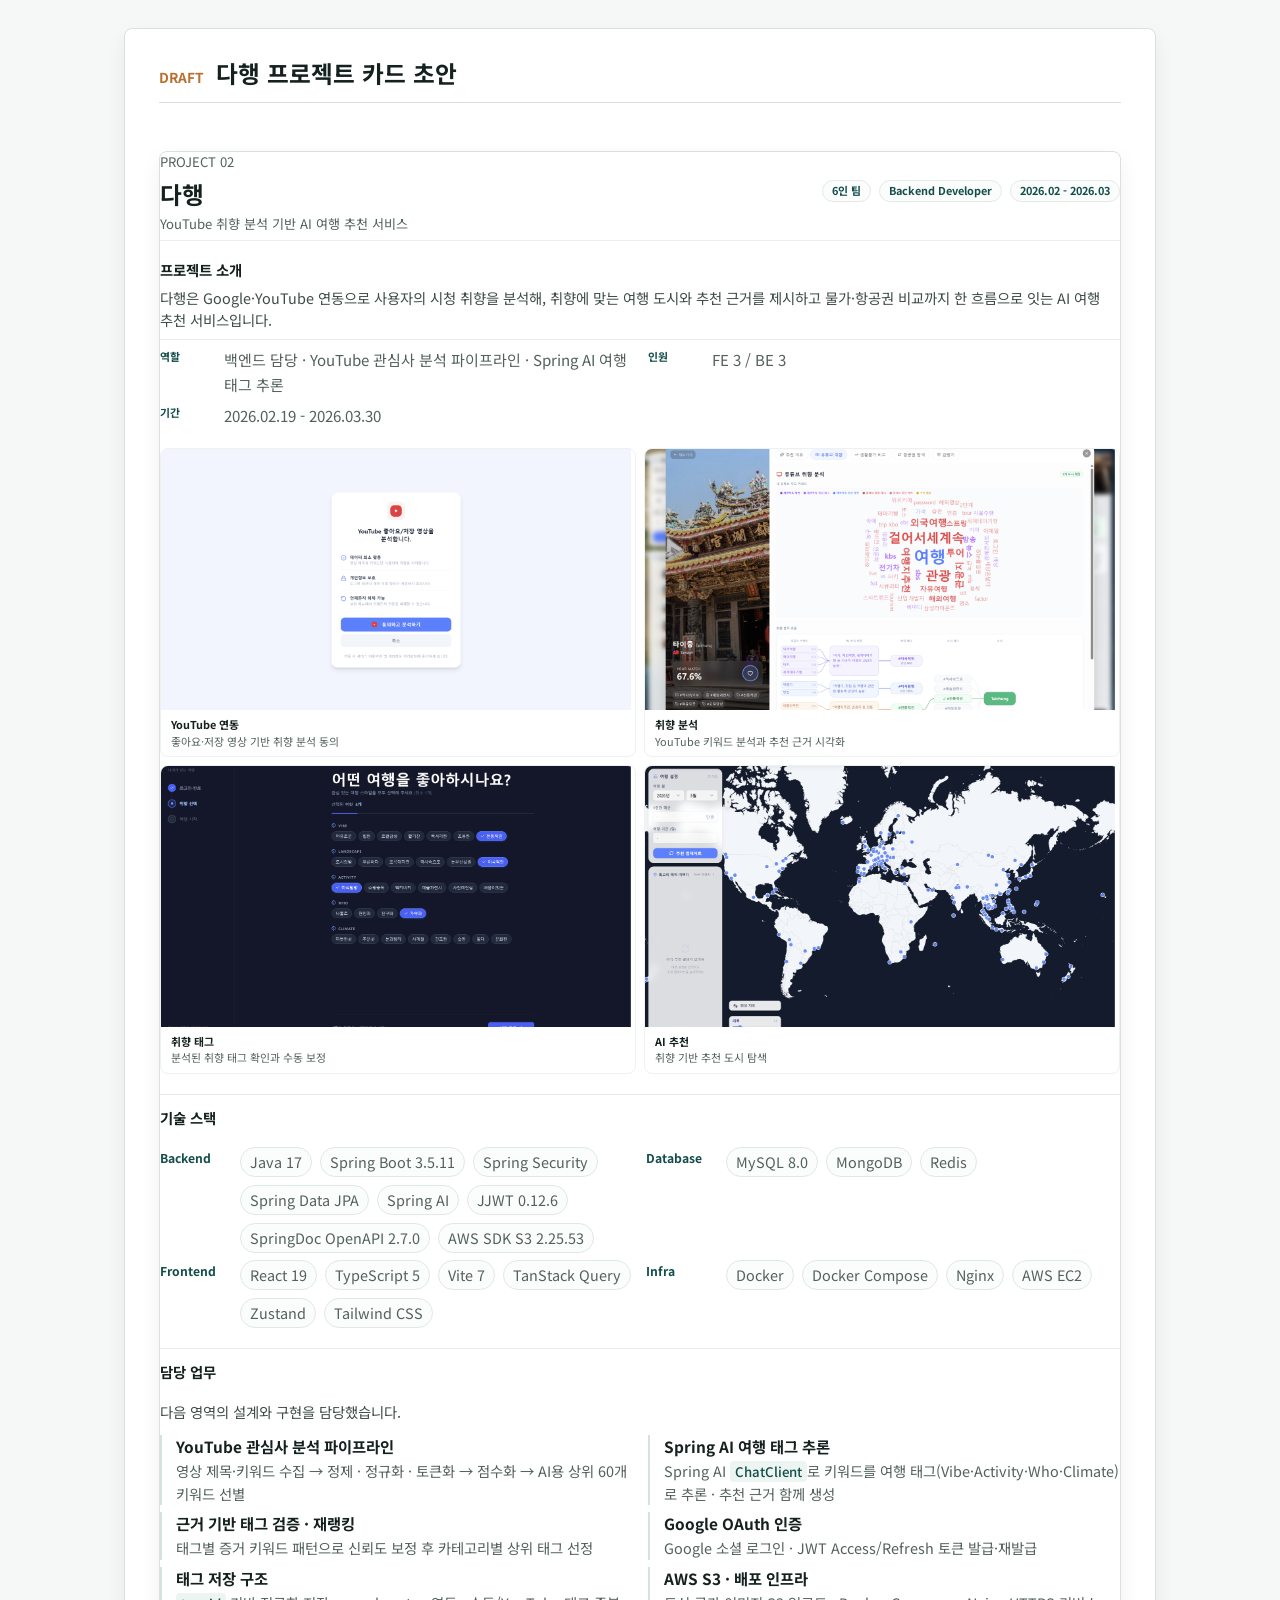
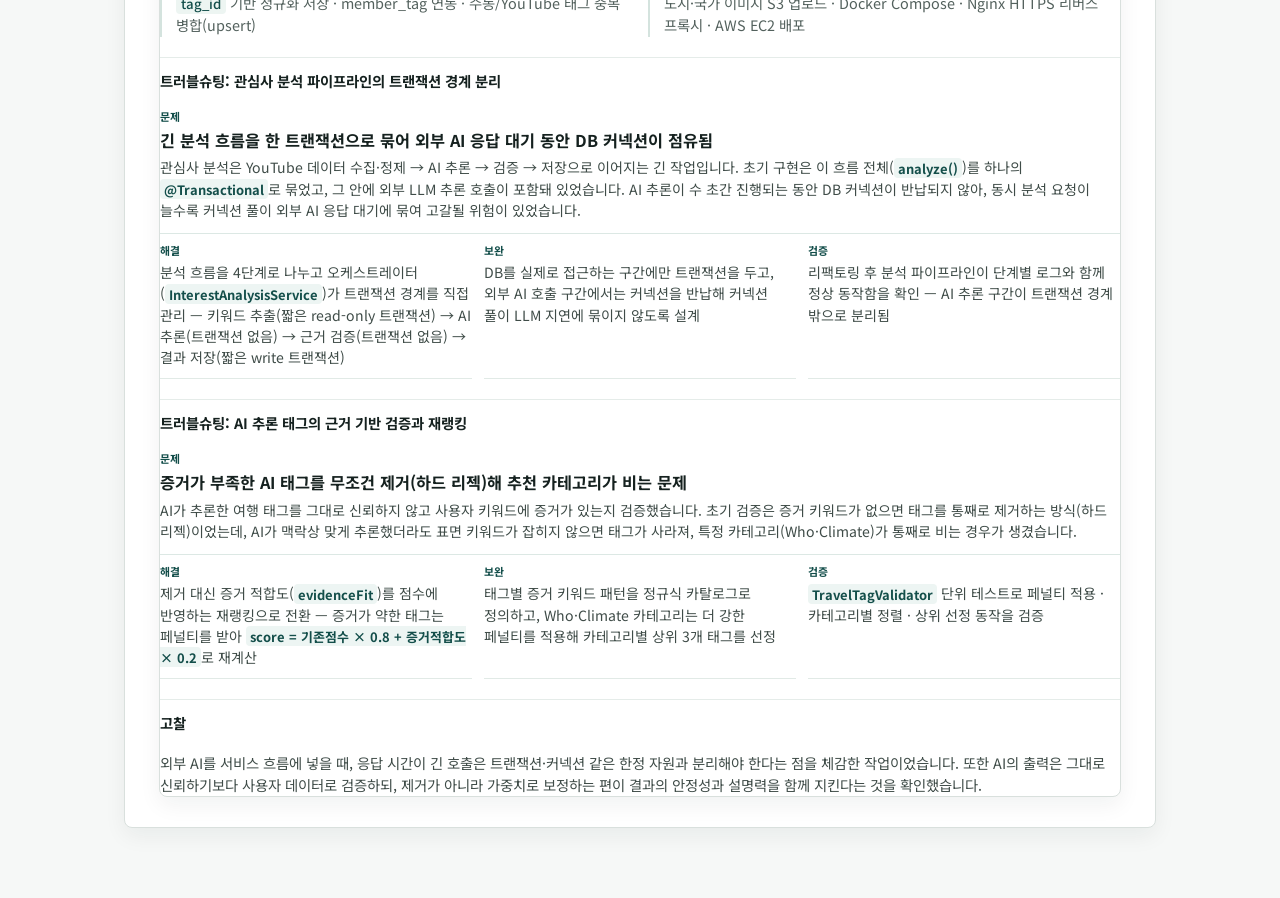
<file: drafts/dahaeng-draft.html>
<!DOCTYPE html>
<!--
  ============================================================
  다행(Dahaeng) 프로젝트 카드 — 초안 (DRAFT)
  ============================================================
  · 이 파일은 drafts/ 폴더에 있는 초안입니다.
    → index.html(홈 화면)에서 링크하지 않으므로 메인 페이지에는 나타나지 않습니다.
    → push하면 직접 URL(min-code0202.github.io/drafts/dahaeng-draft.html)로는 접근 가능합니다.

  · 미리보기: 이 파일을 브라우저로 직접 열면(더블클릭) 실제 카드 모양을 확인할 수 있습니다.
    (../css/style.css, ../assets/ 를 상대경로로 불러옴)

  ────────────────────────────────────────────────────────────
  [정식 프로젝트로 승격할 때 할 일 — 체크리스트]
  1. 아래 <article class="project-card" id="p-dahaeng"> ... </article> 전체를
     index.html 의 #projects 섹션 안에 붙여넣기
     (시간순 정렬 시: 우주오락실 다음, DADAP 앞 → 다행이 Project 02)
  2. 경로 수정: 이 파일의 ../assets/ → assets/ 로 변경 (index.html은 루트 기준)
  3. project-kicker "Project 02" 와 다른 카드들(DADAP→03, ZipCheck→04) 번호 재정렬
  4. 네비게이션 드롭다운(site-nav-submenu <ul>)에 항목 추가:
     <li><a href="#p-dahaeng"><span class="nav-sub-tag">Project 02</span>다행</a></li>
  5. 기타 프로젝트(#p-etc)의 minor-project-list에서 Dahaeng <li> 제거
  6. 검토: 트러블슈팅 수치/표현, 캡션, GitHub 링크(SSAFY GitLab이라 비공개 — 현재 생략)

  [내용 출처]
  · README.md, backend/dahaeng 소스, git 커밋 로그(정재민 129커밋) 기반으로 작성
  · 트러블슈팅은 실제 코드/커밋 근거: InterestAnalysisService 4단계 파이프라인,
    커밋 "TravelTagValidator를 하드 리젝에서 근거 기반 재랭킹으로 전환"
  ============================================================
-->
<html lang="ko">

<head>
    <meta charset="UTF-8">
    <meta name="viewport" content="width=device-width, initial-scale=1.0">
    <title>다행 (Dahaeng) — 프로젝트 카드 초안</title>
    <link rel="preconnect" href="https://fonts.googleapis.com">
    <link rel="preconnect" href="https://fonts.gstatic.com" crossorigin>
    <link href="https://fonts.googleapis.com/css2?family=Noto+Sans+KR:wght@400;500;700;800&display=swap"
        rel="stylesheet">
    <link rel="stylesheet" href="../css/style.css">
</head>

<body id="top" class="draft-page">
    <main class="container">
        <section class="panel" id="projects">
            <div class="section-heading">
                <span>DRAFT</span>
                <h2>다행 프로젝트 카드 초안</h2>
            </div>

            <!-- ===== 여기부터 index.html로 옮길 영역 ===== -->
            <article class="project-card" id="p-dahaeng">
                <div class="project-readme">
                    <div class="project-readme-head">
                        <p class="project-kicker">Project 02</p>
                        <div>
                            <h3>다행</h3>
                            <p>YouTube 취향 분석 기반 AI 여행 추천 서비스</p>
                        </div>
                        <div class="project-badges">
                            <span>6인 팀</span>
                            <span>Backend Developer</span>
                            <span>2026.02 - 2026.03</span>
                        </div>
                    </div>

                    <div class="project-readme-hero">
                        <div class="project-readme-copy">
                            <h4>프로젝트 소개</h4>
                            <p>
                                다행은 Google·YouTube 연동으로 사용자의 시청 취향을 분석해,
                                취향에 맞는 여행 도시와 추천 근거를 제시하고 물가·항공권 비교까지
                                한 흐름으로 잇는 AI 여행 추천 서비스입니다.
                            </p>
                            <div class="project-info-table">
                                <div><strong>역할</strong><span>백엔드 담당 · YouTube 관심사 분석 파이프라인 · Spring AI 여행 태그 추론</span></div>
                                <div><strong>인원</strong><span>FE 3 / BE 3</span></div>
                                <div><strong>기간</strong><span>2026.02.19 - 2026.03.30</span></div>
                            </div>
                        </div>
                    </div>

                    <div class="readme-gallery">
                        <figure class="readme-shot">
                            <img src="../assets/images/Dahaeng/youtube-connect.png" alt="다행 YouTube 연동 화면">
                            <figcaption><strong>YouTube 연동</strong><span>좋아요·저장 영상 기반 취향 분석 동의</span></figcaption>
                        </figure>
                        <figure class="readme-shot">
                            <img src="../assets/images/Dahaeng/interest-analysis.png" alt="다행 YouTube 취향 분석 화면">
                            <figcaption><strong>취향 분석</strong><span>YouTube 키워드 분석과 추천 근거 시각화</span></figcaption>
                        </figure>
                        <figure class="readme-shot">
                            <img src="../assets/images/Dahaeng/tag-select.png" alt="다행 취향 태그 화면">
                            <figcaption><strong>취향 태그</strong><span>분석된 취향 태그 확인과 수동 보정</span></figcaption>
                        </figure>
                        <figure class="readme-shot">
                            <img src="../assets/images/Dahaeng/recommend.png" alt="다행 AI 추천 결과 화면">
                            <figcaption><strong>AI 추천</strong><span>취향 기반 추천 도시 탐색</span></figcaption>
                        </figure>
                    </div>

                    <section class="project-readme-section">
                        <h4>기술 스택</h4>
                        <div class="stack-groups">
                            <div>
                                <strong>Backend</strong>
                                <div class="stack-tags">
                                    <span>Java 17</span>
                                    <span>Spring Boot 3.5.11</span>
                                    <span>Spring Security</span>
                                    <span>Spring Data JPA</span>
                                    <span>Spring AI</span>
                                    <span>JJWT 0.12.6</span>
                                    <span>SpringDoc OpenAPI 2.7.0</span>
                                    <span>AWS SDK S3 2.25.53</span>
                                </div>
                            </div>
                            <div>
                                <strong>Database</strong>
                                <div class="stack-tags">
                                    <span>MySQL 8.0</span>
                                    <span>MongoDB</span>
                                    <span>Redis</span>
                                </div>
                            </div>
                            <div>
                                <strong>Frontend</strong>
                                <div class="stack-tags">
                                    <span>React 19</span>
                                    <span>TypeScript 5</span>
                                    <span>Vite 7</span>
                                    <span>TanStack Query</span>
                                    <span>Zustand</span>
                                    <span>Tailwind CSS</span>
                                </div>
                            </div>
                            <div>
                                <strong>Infra</strong>
                                <div class="stack-tags">
                                    <span>Docker</span>
                                    <span>Docker Compose</span>
                                    <span>Nginx</span>
                                    <span>AWS EC2</span>
                                </div>
                            </div>
                        </div>
                    </section>

                    <section class="project-readme-section">
                        <h4>담당 업무</h4>
                        <p class="section-note compact-note">
                            다음 영역의 설계와 구현을 담당했습니다.
                        </p>
                        <ul class="scope-list">
                            <li>
                                <strong>YouTube 관심사 분석 파이프라인</strong>
                                <span>영상 제목·키워드 수집 → 정제 · 정규화 · 토큰화 → 점수화 → AI용 상위 60개 키워드 선별</span>
                            </li>
                            <li>
                                <strong>Spring AI 여행 태그 추론</strong>
                                <span>Spring AI <code>ChatClient</code>로 키워드를 여행 태그(Vibe·Activity·Who·Climate)로 추론 · 추천 근거 함께 생성</span>
                            </li>
                            <li>
                                <strong>근거 기반 태그 검증 · 재랭킹</strong>
                                <span>태그별 증거 키워드 패턴으로 신뢰도 보정 후 카테고리별 상위 태그 선정</span>
                            </li>
                            <li>
                                <strong>Google OAuth 인증</strong>
                                <span>Google 소셜 로그인 · JWT Access/Refresh 토큰 발급·재발급</span>
                            </li>
                            <li>
                                <strong>태그 저장 구조</strong>
                                <span><code>tag_id</code> 기반 정규화 저장 · member_tag 연동 · 수동/YouTube 태그 중복 병합(upsert)</span>
                            </li>
                            <li>
                                <strong>AWS S3 · 배포 인프라</strong>
                                <span>도시·국가 이미지 S3 업로드 · Docker Compose · Nginx HTTPS 리버스 프록시 · AWS EC2 배포</span>
                            </li>
                        </ul>
                    </section>

                    <section class="project-readme-section">
                        <h4>트러블슈팅: 관심사 분석 파이프라인의 트랜잭션 경계 분리</h4>
                        <div class="problem-story compact-story">
                            <div class="problem-story-main">
                                <span>문제</span>
                                <h5>긴 분석 흐름을 한 트랜잭션으로 묶어 외부 AI 응답 대기 동안 DB 커넥션이 점유됨</h5>
                                <p>관심사 분석은 YouTube 데이터 수집·정제 → AI 추론 → 검증 → 저장으로 이어지는 긴 작업입니다. 초기 구현은 이 흐름 전체(<code>analyze()</code>)를 하나의 <code>@Transactional</code>로 묶었고, 그 안에 외부 LLM 추론 호출이 포함돼 있었습니다. AI 추론이 수 초간 진행되는 동안 DB 커넥션이 반납되지 않아, 동시 분석 요청이 늘수록 커넥션 풀이 외부 AI 응답 대기에 묶여 고갈될 위험이 있었습니다.</p>
                            </div>
                            <div class="problem-story-grid">
                                <div>
                                    <span>해결</span>
                                    <p>분석 흐름을 4단계로 나누고 오케스트레이터(<code>InterestAnalysisService</code>)가 트랜잭션 경계를 직접 관리 — 키워드 추출(짧은 read-only 트랜잭션) → AI 추론(트랜잭션 없음) → 근거 검증(트랜잭션 없음) → 결과 저장(짧은 write 트랜잭션)</p>
                                </div>
                                <div>
                                    <span>보완</span>
                                    <p>DB를 실제로 접근하는 구간에만 트랜잭션을 두고, 외부 AI 호출 구간에서는 커넥션을 반납해 커넥션 풀이 LLM 지연에 묶이지 않도록 설계</p>
                                </div>
                                <div>
                                    <span>검증</span>
                                    <p>리팩토링 후 분석 파이프라인이 단계별 로그와 함께 정상 동작함을 확인 — AI 추론 구간이 트랜잭션 경계 밖으로 분리됨</p>
                                </div>
                            </div>
                        </div>
                    </section>

                    <section class="project-readme-section">
                        <h4>트러블슈팅: AI 추론 태그의 근거 기반 검증과 재랭킹</h4>
                        <div class="problem-story compact-story">
                            <div class="problem-story-main">
                                <span>문제</span>
                                <h5>증거가 부족한 AI 태그를 무조건 제거(하드 리젝)해 추천 카테고리가 비는 문제</h5>
                                <p>AI가 추론한 여행 태그를 그대로 신뢰하지 않고 사용자 키워드에 증거가 있는지 검증했습니다. 초기 검증은 증거 키워드가 없으면 태그를 통째로 제거하는 방식(하드 리젝)이었는데, AI가 맥락상 맞게 추론했더라도 표면 키워드가 잡히지 않으면 태그가 사라져, 특정 카테고리(Who·Climate)가 통째로 비는 경우가 생겼습니다.</p>
                            </div>
                            <div class="problem-story-grid">
                                <div>
                                    <span>해결</span>
                                    <p>제거 대신 증거 적합도(<code>evidenceFit</code>)를 점수에 반영하는 재랭킹으로 전환 — 증거가 약한 태그는 페널티를 받아 <code>score = 기존점수 × 0.8 + 증거적합도 × 0.2</code>로 재계산</p>
                                </div>
                                <div>
                                    <span>보완</span>
                                    <p>태그별 증거 키워드 패턴을 정규식 카탈로그로 정의하고, Who·Climate 카테고리는 더 강한 페널티를 적용해 카테고리별 상위 3개 태그를 선정</p>
                                </div>
                                <div>
                                    <span>검증</span>
                                    <p><code>TravelTagValidator</code> 단위 테스트로 페널티 적용 · 카테고리별 정렬 · 상위 선정 동작을 검증</p>
                                </div>
                            </div>
                        </div>
                    </section>

                    <section class="project-readme-section">
                        <h4>고찰</h4>
                        <div class="reflection-note">
                            <p>
                                외부 AI를 서비스 흐름에 넣을 때, 응답 시간이 긴 호출은 트랜잭션·커넥션 같은 한정 자원과 분리해야 한다는 점을 체감한 작업이었습니다.
                                또한 AI의 출력은 그대로 신뢰하기보다 사용자 데이터로 검증하되, 제거가 아니라 가중치로 보정하는 편이
                                결과의 안정성과 설명력을 함께 지킨다는 것을 확인했습니다.
                            </p>
                        </div>
                    </section>
                </div>
            </article>
            <!-- ===== 여기까지 index.html로 옮길 영역 ===== -->

        </section>
    </main>
</body>

</html>
</file>
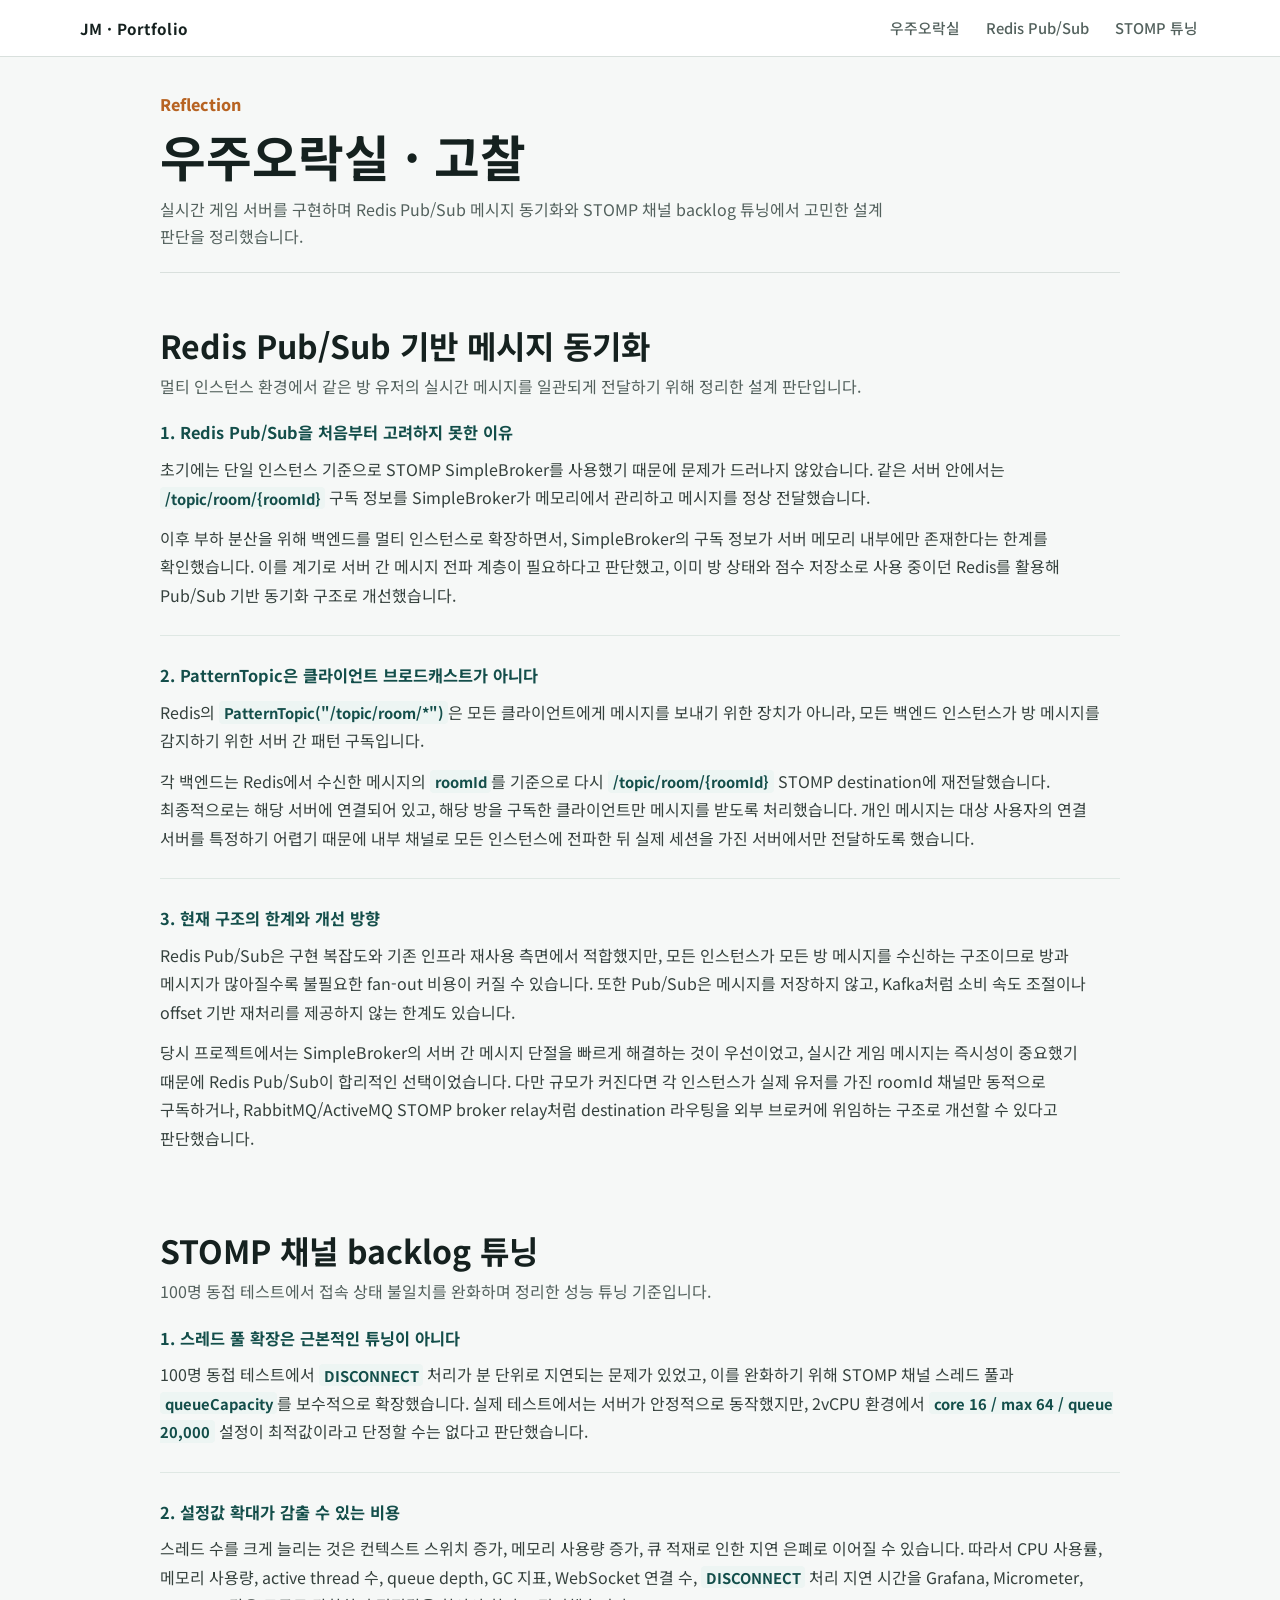
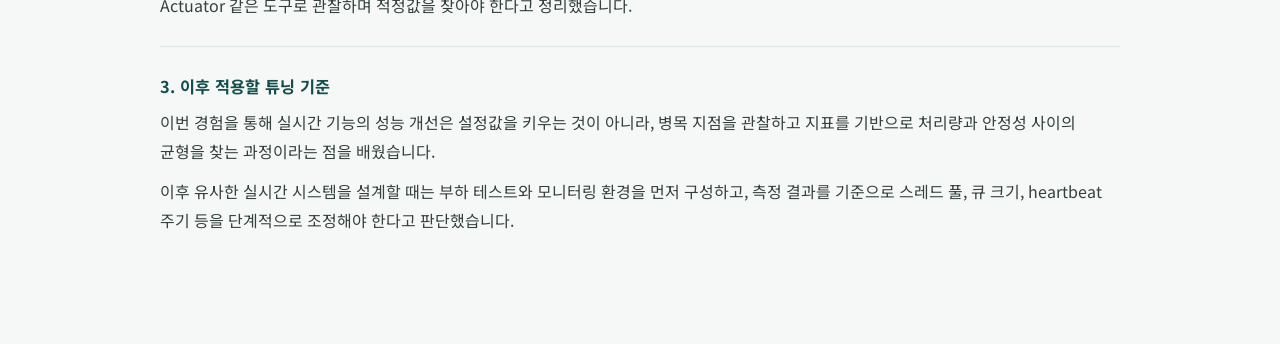
<file: drafts/spacearcade-reflection.html>
<!DOCTYPE html>
<html lang="ko">

<head>
    <meta charset="UTF-8">
    <meta name="viewport" content="width=device-width, initial-scale=1.0">
    <title>우주오락실 · 고찰</title>
    <link rel="preconnect" href="https://fonts.googleapis.com">
    <link rel="preconnect" href="https://fonts.gstatic.com" crossorigin>
    <link href="https://fonts.googleapis.com/css2?family=Noto+Sans+KR:wght@400;500;700;800&display=swap"
        rel="stylesheet">
    <link rel="stylesheet" href="../css/style.css">
</head>

<body id="top" class="draft-page reflection-doc-page">
    <nav class="site-nav">
        <div class="site-nav-inner">
            <a class="site-nav-brand" href="../index.html#p-spacearcade">JM · Portfolio</a>
            <ul>
                <li><a href="../index.html#p-spacearcade">우주오락실</a></li>
                <li><a href="#redis-pubsub">Redis Pub/Sub</a></li>
                <li><a href="#stomp-tuning">STOMP 튜닝</a></li>
            </ul>
        </div>
    </nav>

    <main class="container reflection-doc">
        <header class="reflection-doc-hero">
            <span>Reflection</span>
            <h1>우주오락실 · 고찰</h1>
            <p>실시간 게임 서버를 구현하며 Redis Pub/Sub 메시지 동기화와 STOMP 채널 backlog 튜닝에서 고민한 설계 판단을 정리했습니다.</p>
        </header>

        <article class="reflection-doc-section" id="redis-pubsub">
            <header>
                <h2>Redis Pub/Sub 기반 메시지 동기화</h2>
                <p>멀티 인스턴스 환경에서 같은 방 유저의 실시간 메시지를 일관되게 전달하기 위해 정리한 설계 판단입니다.</p>
            </header>

            <div class="reflection-essay">
                <section>
                    <h3>1. Redis Pub/Sub을 처음부터 고려하지 못한 이유</h3>
                    <p>초기에는 단일 인스턴스 기준으로 STOMP SimpleBroker를 사용했기 때문에 문제가 드러나지 않았습니다. 같은 서버 안에서는 <code>/topic/room/{roomId}</code> 구독 정보를 SimpleBroker가 메모리에서 관리하고 메시지를 정상 전달했습니다.</p>
                    <p>이후 부하 분산을 위해 백엔드를 멀티 인스턴스로 확장하면서, SimpleBroker의 구독 정보가 서버 메모리 내부에만 존재한다는 한계를 확인했습니다. 이를 계기로 서버 간 메시지 전파 계층이 필요하다고 판단했고, 이미 방 상태와 점수 저장소로 사용 중이던 Redis를 활용해 Pub/Sub 기반 동기화 구조로 개선했습니다.</p>
                </section>

                <section>
                    <h3>2. PatternTopic은 클라이언트 브로드캐스트가 아니다</h3>
                    <p>Redis의 <code>PatternTopic("/topic/room/*")</code>은 모든 클라이언트에게 메시지를 보내기 위한 장치가 아니라, 모든 백엔드 인스턴스가 방 메시지를 감지하기 위한 서버 간 패턴 구독입니다.</p>
                    <p>각 백엔드는 Redis에서 수신한 메시지의 <code>roomId</code>를 기준으로 다시 <code>/topic/room/{roomId}</code> STOMP destination에 재전달했습니다. 최종적으로는 해당 서버에 연결되어 있고, 해당 방을 구독한 클라이언트만 메시지를 받도록 처리했습니다. 개인 메시지는 대상 사용자의 연결 서버를 특정하기 어렵기 때문에 내부 채널로 모든 인스턴스에 전파한 뒤 실제 세션을 가진 서버에서만 전달하도록 했습니다.</p>
                </section>

                <section>
                    <h3>3. 현재 구조의 한계와 개선 방향</h3>
                    <p>Redis Pub/Sub은 구현 복잡도와 기존 인프라 재사용 측면에서 적합했지만, 모든 인스턴스가 모든 방 메시지를 수신하는 구조이므로 방과 메시지가 많아질수록 불필요한 fan-out 비용이 커질 수 있습니다. 또한 Pub/Sub은 메시지를 저장하지 않고, Kafka처럼 소비 속도 조절이나 offset 기반 재처리를 제공하지 않는 한계도 있습니다.</p>
                    <p>당시 프로젝트에서는 SimpleBroker의 서버 간 메시지 단절을 빠르게 해결하는 것이 우선이었고, 실시간 게임 메시지는 즉시성이 중요했기 때문에 Redis Pub/Sub이 합리적인 선택이었습니다. 다만 규모가 커진다면 각 인스턴스가 실제 유저를 가진 roomId 채널만 동적으로 구독하거나, RabbitMQ/ActiveMQ STOMP broker relay처럼 destination 라우팅을 외부 브로커에 위임하는 구조로 개선할 수 있다고 판단했습니다.</p>
                </section>
            </div>
        </article>

        <article class="reflection-doc-section" id="stomp-tuning">
            <header>
                <h2>STOMP 채널 backlog 튜닝</h2>
                <p>100명 동접 테스트에서 접속 상태 불일치를 완화하며 정리한 성능 튜닝 기준입니다.</p>
            </header>

            <div class="reflection-essay">
                <section>
                    <h3>1. 스레드 풀 확장은 근본적인 튜닝이 아니다</h3>
                    <p>100명 동접 테스트에서 <code>DISCONNECT</code> 처리가 분 단위로 지연되는 문제가 있었고, 이를 완화하기 위해 STOMP 채널 스레드 풀과 <code>queueCapacity</code>를 보수적으로 확장했습니다. 실제 테스트에서는 서버가 안정적으로 동작했지만, 2vCPU 환경에서 <code>core 16 / max 64 / queue 20,000</code> 설정이 최적값이라고 단정할 수는 없다고 판단했습니다.</p>
                </section>

                <section>
                    <h3>2. 설정값 확대가 감출 수 있는 비용</h3>
                    <p>스레드 수를 크게 늘리는 것은 컨텍스트 스위치 증가, 메모리 사용량 증가, 큐 적재로 인한 지연 은폐로 이어질 수 있습니다. 따라서 CPU 사용률, 메모리 사용량, active thread 수, queue depth, GC 지표, WebSocket 연결 수, <code>DISCONNECT</code> 처리 지연 시간을 Grafana, Micrometer, Actuator 같은 도구로 관찰하며 적정값을 찾아야 한다고 정리했습니다.</p>
                </section>

                <section>
                    <h3>3. 이후 적용할 튜닝 기준</h3>
                    <p>이번 경험을 통해 실시간 기능의 성능 개선은 설정값을 키우는 것이 아니라, 병목 지점을 관찰하고 지표를 기반으로 처리량과 안정성 사이의 균형을 찾는 과정이라는 점을 배웠습니다.</p>
                    <p>이후 유사한 실시간 시스템을 설계할 때는 부하 테스트와 모니터링 환경을 먼저 구성하고, 측정 결과를 기준으로 스레드 풀, 큐 크기, heartbeat 주기 등을 단계적으로 조정해야 한다고 판단했습니다.</p>
                </section>
            </div>
        </article>
    </main>
</body>

</html>
</file>
<file: css/style.css>
:root {
    --bg: #f6f8f7;
    --panel: #ffffff;
    --ink: #15211f;
    --muted: #53615d;
    --line: #d9e0dd;
    --accent: #0f766e;
    --accent-dark: #134e4a;
    --accent-soft: #f1f8f6;
    --warm: #b87030;
    --shadow: 0 8px 22px rgba(21, 33, 31, 0.06);
    --slide-width: min(1280px, calc(100vw - 56px));
    --slide-height: min(calc((var(--slide-width) * 9) / 16), calc(100vh - 96px));
}

* {
    box-sizing: border-box;
}

html {
    scroll-behavior: smooth;
}

body {
    margin: 0;
    background: var(--bg);
    color: var(--ink);
    font-family: "Noto Sans KR", Arial, sans-serif;
    font-size: 16px;
    font-weight: 400;
    line-height: 1.72;
    word-break: keep-all;
}

h1,
h2,
h3,
h4,
h5,
strong {
    font-weight: 700;
}

code {
    border-radius: 4px;
    background: #edf5f2;
    padding: 1px 5px;
    color: var(--accent-dark);
    font-family: "Noto Sans KR", Arial, sans-serif;
    font-size: 0.92em;
    font-weight: 500;
    word-break: normal;
}

a {
    color: inherit;
    text-decoration: none;
    overflow-wrap: anywhere;
}

a:hover {
    color: var(--accent);
}

.site-nav {
    position: sticky;
    top: 0;
    z-index: 50;
    border-bottom: 1px solid var(--line);
    background: rgba(255, 255, 255, 0.92);
    backdrop-filter: saturate(140%) blur(10px);
    -webkit-backdrop-filter: saturate(140%) blur(10px);
}

.site-nav-inner {
    width: min(1040px, calc(100% - 40px));
    margin: 0 auto;
    display: flex;
    align-items: center;
    justify-content: space-between;
    gap: 18px;
    height: 56px;
}

.site-nav-brand {
    color: var(--ink);
    font-size: 0.95rem;
    font-weight: 700;
    letter-spacing: 0.02em;
}

.site-nav ul {
    display: flex;
    gap: 22px;
    margin: 0;
    padding: 0;
    list-style: none;
}

.site-nav li a {
    color: var(--muted);
    font-size: 0.92rem;
    font-weight: 500;
    padding: 6px 2px;
    border-bottom: 2px solid transparent;
    transition: color 0.15s ease, border-color 0.15s ease;
}

.site-nav li a:hover {
    color: var(--accent-dark);
    border-bottom-color: var(--accent);
}

.site-nav-dropdown {
    position: relative;
}

.site-nav-dropdown > a::after {
    content: "▾";
    margin-left: 4px;
    font-size: 0.7em;
}

.site-nav-submenu {
    position: absolute;
    top: 100%;
    right: 0;
    z-index: 60;
    display: none;
    padding-top: 14px;
}

.site-nav-dropdown:hover .site-nav-submenu,
.site-nav-dropdown:focus-within .site-nav-submenu {
    display: block;
}

.site-nav-submenu ul {
    display: flex;
    flex-direction: column;
    min-width: 168px;
    margin: 0;
    padding: 6px 0;
    list-style: none;
    background: #ffffff;
    border: 1px solid var(--line);
    border-radius: 8px;
    box-shadow: var(--shadow);
}

.site-nav-submenu li a {
    display: block;
    padding: 8px 16px;
    border-bottom: 0;
    color: var(--ink);
    font-size: 0.9rem;
    font-weight: 500;
    white-space: nowrap;
}

.site-nav-submenu li a:hover {
    color: var(--accent-dark);
    background: var(--accent-soft);
}

.site-nav-submenu .nav-sub-tag {
    margin-right: 7px;
    color: var(--warm);
    font-size: 0.72rem;
    font-weight: 600;
    opacity: 0.8;
}

.container {
    width: min(1040px, calc(100% - 40px));
    margin: 28px auto 70px;
    display: flex;
    flex-direction: column;
    gap: 18px;
}

.panel[id] {
    scroll-margin-top: 72px;
}

.project-card[id],
.minor-projects[id] {
    scroll-margin-top: 72px;
}

.skill-extra-note {
    margin: 14px 2px 0;
    color: var(--muted);
    font-size: 0.9rem;
    line-height: 1.65;
}

.skill-extra-note strong {
    color: var(--accent-dark);
    font-weight: 700;
}

.compact-note {
    margin: -4px 0 4px;
    max-width: 880px;
}

.scope-list {
    display: grid;
    grid-template-columns: repeat(2, minmax(0, 1fr));
    gap: 12px 28px;
    margin: 0;
    padding: 0;
    list-style: none;
}

.scope-list li {
    display: grid;
    align-content: start;
    gap: 3px;
    padding-left: 14px;
    border-left: 2px solid #d4e3de;
}

.scope-list strong {
    color: var(--ink);
    font-size: 0.96rem;
    line-height: 1.45;
}

.scope-list span {
    color: var(--muted);
    font-size: 0.9rem;
    line-height: 1.55;
}

.panel {
    border: 1px solid var(--line);
    border-radius: 8px;
    background: var(--panel);
    box-shadow: var(--shadow);
    padding: 30px 34px;
}

@media screen and (min-width: 761px) {
    .site-nav-inner,
    .container {
        width: var(--slide-width);
    }

    .panel {
        min-height: 0;
        width: var(--slide-width);
        height: var(--slide-height);
        margin-right: auto;
        margin-left: auto;
        overflow: hidden;
    }

    .intro-panel {
        min-height: 0;
        height: var(--slide-height);
        display: grid;
        align-content: start;
    }

    #skills {
        display: grid;
        align-content: start;
        overflow: hidden;
    }

    #projects {
        width: auto;
        min-height: auto;
        height: auto;
        padding: 0;
        border: 0;
        border-radius: 0;
        background: transparent;
        box-shadow: none;
        display: grid;
        gap: 24px;
        overflow: visible;
    }

    .project-card,
    .minor-projects {
        width: var(--slide-width);
        height: var(--slide-height);
        margin-right: auto;
        margin-left: auto;
        overflow: hidden;
    }

    #projects .project-card + .project-card {
        margin-top: 0;
    }

    #skills {
        padding: clamp(20px, 2.8vw, 34px);
    }

    #skills .section-heading {
        margin-bottom: 12px;
        padding-bottom: 10px;
    }

    #skills .skill-board {
        height: 100%;
    }

    #skills .skill-category {
        padding: clamp(14px, 1.25vw, 18px);
    }

    #skills .skill-category h3 {
        font-size: clamp(1rem, 1.18vw, 1.18rem);
    }

    #skills .skill-meter-list {
        gap: clamp(8px, 0.85vw, 12px);
    }

    #skills .skill-meter-list li {
        font-size: clamp(0.78rem, 0.92vw, 0.98rem);
    }

    #skills .skill-legend {
        padding: clamp(10px, 1.1vw, 14px);
        font-size: clamp(0.7rem, 0.82vw, 0.88rem);
    }

    .project-card {
        padding: clamp(30px, 4vw, 48px) clamp(52px, 5.8vw, 78px);
    }

    .project-card .project-readme {
        max-width: none;
        height: 100%;
        transform-origin: top left;
        gap: clamp(14px, 1.55vw, 20px);
        font-size: clamp(0.76rem, 0.88vw, 0.95rem);
        line-height: 1.48;
    }

    .project-card .project-readme-head {
        grid-template-columns: minmax(0, 1fr) auto;
        gap: 8px 14px;
        padding-bottom: 6px;
    }

    .project-card .project-kicker {
        grid-column: 1 / -1;
        font-size: clamp(0.72rem, 0.82vw, 0.9rem);
    }

    .project-card .project-readme-head h3 {
        font-size: clamp(1.45rem, 1.85vw, 2rem);
    }

    .project-card .project-readme-head p {
        font-size: clamp(0.82rem, 0.92vw, 1rem);
    }

    .project-card .project-badges {
        align-content: start;
        justify-content: end;
        max-width: 430px;
    }

    .project-card .project-badges span,
    .project-card .stack-tags span {
        padding: 3px 9px;
        font-size: clamp(0.68rem, 0.74vw, 0.8rem);
    }

    .project-card .project-readme-hero {
        gap: 18px;
    }

    .project-card .project-readme-copy h4,
    .project-card .project-readme-section h4 {
        margin-bottom: 8px;
        font-size: clamp(0.9rem, 1vw, 1.08rem);
    }

    .project-card .project-readme-copy p,
    .project-card .project-readme-section p,
    .project-card li {
        font-size: inherit;
        line-height: 1.36;
    }

    .project-card .project-info-table {
        gap: 6px 16px;
        margin-top: 8px;
        padding-top: 8px;
    }

    .project-card .project-info-table div {
        grid-template-columns: 56px minmax(0, 1fr);
        gap: 8px;
    }

    .project-card .readme-gallery {
        grid-template-columns: repeat(4, minmax(0, 1fr));
        gap: 8px;
    }

    .project-card .readme-shot img {
        aspect-ratio: 16 / 8.8;
    }

    .project-card .readme-shot figcaption {
        padding: 8px 10px;
    }

    .project-card .readme-shot strong,
    .project-card .readme-shot span {
        font-size: clamp(0.68rem, 0.76vw, 0.82rem);
        line-height: 1.25;
    }

    .project-card .project-overview-detail {
        font-size: clamp(0.78rem, 0.88vw, 0.95rem);
    }

    .project-card .project-overview-copy .project-badges {
        justify-content: flex-start;
        max-width: none;
    }

    .project-card .project-readme-section {
        gap: 12px;
        padding-top: 14px;
    }

    .project-card .stack-groups {
        gap: 7px 12px;
    }

    .project-card .stack-groups > div {
        grid-template-columns: 72px minmax(0, 1fr);
        gap: 8px;
    }

    .project-card .stack-groups strong,
    .project-card .project-info-table strong,
    .project-card .metric-label,
    .project-card .project-impact span,
    .project-card .problem-story span,
    .project-card .impact-hero span,
    .project-card .role-strip span {
        font-size: clamp(0.68rem, 0.74vw, 0.8rem);
    }

    .project-card .project-hero-metrics,
    .project-card .role-strip,
    .project-card .role-summary-grid,
    .project-card .troubleshooting-grid,
    .project-card .problem-story-grid,
    .project-card .decision-list,
    .project-card .readme-story {
        gap: 10px;
    }

    .project-card .metric-card,
    .project-card .role-summary-card,
    .project-card .story-block {
        padding: 10px;
    }

    .project-card .metric-card strong,
    .project-card .metric-card-primary strong,
    .project-card .impact-hero strong {
        font-size: clamp(1rem, 1.35vw, 1.35rem);
    }

    .project-card .problem-story {
        gap: 10px;
    }

    .project-card .problem-story-main h5 {
        font-size: 0.86rem;
    }

    .project-card .problem-story-grid {
        gap: 16px;
        padding-top: 10px;
    }

    .project-card .impact-hero {
        gap: 14px;
        padding: 14px 16px;
    }

    .project-card .project-readme-visual img {
        max-height: 150px;
        object-fit: contain;
    }

    .project-card .scope-list {
        gap: 7px 16px;
    }

    .project-card .reflection-note {
        max-width: none;
    }

    .minor-projects {
        padding: clamp(30px, 4vw, 48px) clamp(52px, 5.8vw, 78px);
    }

    .minor-project-list {
        gap: 12px;
    }

    .minor-project-list li {
        grid-template-columns: 100px minmax(0, 1fr);
        gap: 14px;
    }
}

@media screen and (min-width: 761px) {
    .draft-page .site-nav-inner,
    .draft-page .container {
        width: min(1120px, calc(100vw - 48px));
    }

    .draft-page .panel {
        width: auto;
        height: auto;
        min-height: 0;
        overflow: visible;
        padding: 30px 34px;
    }

    .draft-page #projects {
        padding: 30px 34px;
        border: 1px solid var(--line);
        border-radius: 8px;
        background: var(--panel);
        box-shadow: var(--shadow);
        gap: 28px;
    }

    .draft-page .project-card,
    .draft-page .minor-projects {
        width: auto;
        height: auto;
        min-height: 0;
        overflow: visible;
    }

    .draft-page .project-card {
        padding: 0;
    }

    .draft-page .project-card .project-readme {
        height: auto;
        max-width: 960px;
        margin: 0 auto;
        transform: none;
        font-size: 1rem;
        line-height: 1.65;
    }

    .draft-page .readme-gallery {
        grid-template-columns: repeat(2, minmax(0, 1fr));
    }
}

@media screen and (min-width: 761px) and (max-height: 760px) {
    .intro-panel {
        padding: 28px 48px;
    }

    .intro-title {
        margin-bottom: 16px;
        font-size: 1.5rem;
    }

    .profile-mark {
        width: min(100%, 170px);
    }

    .intro-contact {
        gap: 4px;
        margin-top: 6px;
        font-size: 0.7rem;
    }

    .intro-summary,
    .intro-description,
    .intro-history li {
        line-height: 1.34;
    }

    .intro-history {
        gap: 7px;
    }

    .intro-history section {
        padding-top: 7px;
    }

    .intro-history h2 {
        margin-bottom: 4px;
        font-size: 1.05rem;
    }

}

@media screen and (min-width: 761px) and (max-height: 660px) {
    .intro-panel {
        padding: 22px 42px;
    }

    .intro-title {
        font-size: 1.35rem;
    }

    .profile-mark {
        width: min(100%, 145px);
    }

    .project-card .project-readme {
        width: 111.111%;
        height: 111.111%;
        transform: scale(0.9);
    }
}

.intro-panel {
    padding: clamp(32px, 4vw, 48px) clamp(52px, 5.8vw, 78px);
    grid-template-rows: auto minmax(0, 1fr);
}

.intro-title {
    margin: 0 0 clamp(18px, 2vw, 26px);
    color: #1f2b28;
    font-size: clamp(1.72rem, 2.3vw, 2.18rem);
    font-weight: 700;
    line-height: 1.35;
}

.intro-title strong {
    color: var(--accent-dark);
    font-weight: 700;
}

.intro-title::after {
    content: " 정재민입니다";
    color: #3f4c48;
    font-weight: 700;
}

.intro-layout {
    display: grid;
    grid-template-columns: minmax(250px, 0.28fr) minmax(0, 1fr);
    gap: clamp(44px, 5.6vw, 78px);
    align-items: start;
    min-height: 0;
}

.intro-profile {
    display: grid;
    gap: 10px;
    align-content: start;
}

.profile-mark {
    display: grid;
    width: min(100%, 220px);
    aspect-ratio: 3 / 4;
    place-items: center;
    overflow: hidden;
    border: 1px solid #d7e2de;
    background: #f7faf9;
}

.profile-mark img {
    display: block;
    width: 100%;
    height: 100%;
    object-fit: cover;
    object-position: center top;
}

.intro-name {
    display: grid;
    gap: 2px;
}

.intro-name strong {
    color: #111c19;
    font-size: 1.78rem;
    font-weight: 700;
    line-height: 1.2;
}

.intro-name span {
    color: var(--muted);
    font-size: 0.94rem;
}

.intro-contact {
    display: grid;
    gap: 5px;
    margin-top: 12px;
    font-size: 0.76rem;
}

.contact-item {
    display: grid;
    grid-template-columns: 21px minmax(0, 1fr);
    gap: 7px;
    align-items: start;
}

.contact-icon {
    display: grid;
    width: 17px;
    height: 17px;
    place-items: center;
    color: var(--accent);
}

.contact-icon svg {
    display: block;
    width: 14px;
    height: 14px;
    fill: none;
    stroke: currentColor;
    stroke-width: 1.8;
    stroke-linecap: round;
    stroke-linejoin: round;
}

.contact-item div {
    display: grid;
    gap: 1px;
    min-width: 0;
}

.contact-item strong {
    color: var(--accent-dark);
    font-size: 0.66rem;
    line-height: 1.2;
    text-transform: uppercase;
}

.contact-item div > span,
.intro-contact a {
    color: var(--muted);
    line-height: 1.22;
    overflow-wrap: anywhere;
}

.intro-contact a:hover {
    color: var(--accent-dark);
}

.intro-content {
    display: grid;
    gap: 12px;
    min-height: 0;
}

.intro-summary {
    margin: 0;
    color: #24332f;
    font-size: 1rem;
    font-weight: 400;
    line-height: 1.72;
}

.intro-summary strong,
.intro-description strong {
    color: var(--accent-dark);
    font-weight: 700;
}

.intro-description {
    margin: -4px 0 0;
    color: #3f4c48;
    font-size: 0.94rem;
    font-weight: 400;
    line-height: 1.62;
}

.intro-history {
    display: grid;
    gap: 12px;
    margin-top: 2px;
}

.intro-history section {
    border-top: 1px solid #cbd3d0;
    padding-top: 10px;
}

.intro-history h2 {
    margin: 0 0 8px;
    color: var(--accent-dark);
    font-size: 1.48rem;
    font-weight: 700;
    line-height: 1.2;
}

.intro-history ul {
    display: grid;
    gap: 5px;
    margin: 0;
    padding: 0;
    list-style: none;
}

.intro-history li {
    display: grid;
    grid-template-columns: 158px minmax(0, 1fr);
    gap: 16px;
    color: #2f3d39;
    font-size: 1.02rem;
    font-weight: 400;
    line-height: 1.46;
}

.intro-history time {
    color: var(--warm);
    font-weight: 700;
}

.intro-history span {
    color: #2f3d39;
    font-weight: 400;
}

.intro-history em {
    display: block;
    color: var(--muted);
    font-size: 0.92rem;
    font-style: normal;
    font-weight: 400;
    line-height: 1.45;
}

.certification-list {
    grid-template-columns: repeat(2, minmax(0, 1fr));
}

.certification-list li {
    grid-template-columns: 104px minmax(0, 1fr);
}

.section-heading {
    display: flex;
    align-items: baseline;
    gap: 12px;
    border-bottom: 1px solid var(--line);
    margin-bottom: 20px;
    padding-bottom: 12px;
}

.section-heading span {
    color: var(--warm);
    font-size: 0.86rem;
    font-weight: 700;
}

.section-heading h2 {
    margin: 0;
    font-size: 1.32rem;
    line-height: 1.25;
}

.lead-text {
    max-width: 880px;
    margin: 0;
    color: #3f4c48;
    font-size: 1rem;
}

.about-points {
    display: grid;
    gap: 12px;
    margin: 0;
    padding: 0;
    max-width: 880px;
    list-style: none;
}

.about-points li {
    position: relative;
    padding-left: 18px;
    color: #3f4c48;
    font-size: 1rem;
    line-height: 1.6;
}

.about-points li::before {
    content: "";
    position: absolute;
    top: 0.58em;
    left: 0;
    width: 7px;
    height: 7px;
    border-radius: 50%;
    background: var(--accent);
}

.about-points strong {
    color: var(--accent-dark);
    font-weight: 700;
}

.summary-grid {
    display: grid;
    grid-template-columns: repeat(2, minmax(0, 1fr));
    gap: 12px;
    margin-top: 20px;
}

.summary-grid article,
.snapshot-grid article {
    border: 1px solid var(--line);
    border-radius: 8px;
    background: #ffffff;
    padding: 16px 18px;
}

.summary-grid article {
    border-left: 4px solid var(--accent);
}

.summary-grid h3,
.snapshot-grid h3 {
    margin: 0 0 10px;
    color: var(--accent-dark);
    font-size: 0.98rem;
}

.summary-grid p {
    margin: 0;
    color: var(--muted);
    line-height: 1.65;
}

.focus-list {
    display: grid;
    gap: 5px;
    margin: 0;
    padding: 0;
    color: var(--muted);
    list-style: none;
}

.focus-list li {
    position: relative;
    padding-left: 13px;
}

.focus-list li::before {
    content: "";
    position: absolute;
    top: 0.72em;
    left: 0;
    width: 5px;
    height: 5px;
    border-radius: 50%;
    background: var(--accent);
}

.snapshot-grid {
    display: grid;
    grid-template-columns: repeat(2, minmax(0, 1fr));
    gap: 12px;
}

.snapshot-list {
    display: grid;
    gap: 14px;
    margin: 0;
    padding: 0;
    list-style: none;
}

.snapshot-list li {
    display: grid;
    gap: 3px;
    padding-left: 12px;
    border-left: 2px solid #d6e7e2;
}

.snapshot-list time,
.project-header > span,
.credential-grid time {
    color: var(--warm);
    font-size: 0.82rem;
    font-weight: 700;
}

.snapshot-list strong {
    color: var(--ink);
    font-size: 0.94rem;
    line-height: 1.45;
}

.snapshot-list span {
    color: var(--muted);
    font-size: 0.92rem;
    line-height: 1.55;
}

.snapshot-list.compact {
    gap: 10px;
}

.project-header h3 {
    margin: 0 0 4px;
    font-size: 1.02rem;
}

.project-header p,
.project-detail p {
    margin: 0;
    color: var(--muted);
}

.section-note {
    max-width: 860px;
    margin: -4px 0 18px;
    color: var(--muted);
    font-size: 0.95rem;
    line-height: 1.65;
}

.skill-board {
    display: grid;
    grid-template-columns: repeat(3, minmax(0, 1fr));
    grid-template-rows: repeat(2, minmax(0, 1fr)) auto;
    gap: 12px;
}

.skill-category {
    display: grid;
    align-content: start;
    gap: 10px;
    border: 1px solid var(--line);
    border-radius: 8px;
    background: #ffffff;
    padding: 16px;
}

.skill-category h3 {
    margin: 0;
    color: var(--accent-dark);
    font-size: 1.05rem;
    line-height: 1.25;
}

.skill-meter-list {
    display: grid;
    gap: 8px;
    margin: 0;
    padding: 0;
    list-style: none;
}

.skill-meter-list li {
    display: grid;
    grid-template-columns: minmax(0, 1fr) auto;
    gap: 12px;
    align-items: start;
    color: #2f3d39;
    font-size: 0.9rem;
    line-height: 1.3;
}

.skill-meter-list li > span:first-child {
    display: grid;
    gap: 2px;
    min-width: 0;
}

.tool-list li {
    grid-template-columns: 1fr;
}

.skill-meter-list strong {
    color: var(--accent-dark);
    font-weight: 600;
    line-height: 1.22;
}

.skill-meter-list em {
    color: var(--muted);
    font-size: 0.82em;
    font-style: normal;
    line-height: 1.35;
}

.skill-meter {
    display: inline-grid;
    grid-template-columns: repeat(5, 14px);
    gap: 5px;
    align-items: center;
    padding-top: 2px;
}

.skill-meter i {
    display: block;
    width: 14px;
    height: 14px;
    border: 1px solid var(--accent);
    border-radius: 2px;
    background: var(--accent);
}

.skill-meter i.empty {
    background: #ffffff;
}

.skill-legend {
    grid-column: 1 / -1;
    display: grid;
    grid-template-columns: repeat(5, minmax(0, 1fr));
    gap: 8px;
    border: 1px solid #c9dcd7;
    border-radius: 8px;
    background: var(--accent-soft);
    padding: 12px;
}

.skill-legend div {
    display: grid;
    align-content: start;
    gap: 6px;
    min-width: 0;
}

.skill-legend p {
    margin: 0;
    color: #3f4c48;
    font-size: 0.78rem;
    line-height: 1.42;
}

.skill-scan-list {
    display: grid;
    gap: 0;
    border: 1px solid var(--line);
    border-radius: 8px;
    overflow: hidden;
    background: #ffffff;
}

.project-overview-panel {
    display: grid;
    grid-template-rows: auto minmax(0, 1fr);
    gap: 26px;
    padding: clamp(34px, 4.4vw, 58px) clamp(38px, 4.8vw, 64px);
}

.project-overview-head {
    display: grid;
    gap: 8px;
}

.project-overview-head .section-kicker {
    margin: 0;
}

.project-overview-head h2 {
    margin: 0;
    color: var(--ink);
    font-size: clamp(1.8rem, 2.5vw, 2.35rem);
    line-height: 1.2;
}

.project-overview-head p {
    margin: 0;
    color: var(--muted);
    font-size: 0.95rem;
}

.project-timeline {
    position: relative;
    display: grid;
    grid-template-columns: repeat(4, minmax(0, 1fr));
    gap: 16px;
    align-items: stretch;
    align-content: start;
    min-height: 0;
}

.project-timeline::before {
    content: "";
    position: absolute;
    top: 37px;
    right: 0;
    left: 0;
    height: 2px;
    background: #d2e2dd;
}

.timeline-item {
    position: relative;
    display: grid;
    grid-template-rows: minmax(28px, auto) minmax(48px, auto) 1fr;
    align-content: start;
    gap: 10px;
    min-width: 0;
    padding-top: 56px;
}

.timeline-item::before {
    content: "";
    position: absolute;
    top: 28px;
    left: 0;
    z-index: 1;
    width: 10px;
    height: 24px;
    border-radius: 999px;
    background: var(--accent);
}

.timeline-item time {
    position: absolute;
    top: 0;
    left: 0;
    color: var(--warm);
    font-size: clamp(0.78rem, 0.9vw, 0.95rem);
    font-weight: 700;
    line-height: 1.2;
}

.timeline-item h3 {
    display: flex;
    align-items: center;
    flex-wrap: wrap;
    gap: 8px;
    margin: 0;
    color: var(--accent-dark);
    font-size: clamp(1rem, 1.25vw, 1.25rem);
    line-height: 1.25;
}

.award-badge {
    display: inline-flex;
    align-items: center;
    justify-content: center;
    gap: 4px;
    min-height: 20px;
    padding: 2px 8px;
    border: 1px solid rgba(190, 99, 37, 0.3);
    border-radius: 999px;
    background: rgba(190, 99, 37, 0.1);
    color: var(--warm);
    font-size: clamp(0.62rem, 0.68vw, 0.72rem);
    font-weight: 800;
    line-height: 1;
}

.award-badge svg {
    width: 12px;
    height: 12px;
    fill: currentColor;
    flex: 0 0 auto;
}

.timeline-item p {
    margin: 0;
    color: var(--ink);
    font-size: clamp(0.78rem, 0.92vw, 0.94rem);
    font-weight: 600;
    line-height: 1.45;
}

.timeline-item dl {
    display: grid;
    grid-template-rows: 34px 72px 66px;
    gap: 8px;
    margin: 0;
}

.timeline-item dl div {
    display: grid;
    align-content: start;
    gap: 2px;
    min-width: 0;
}

.timeline-item dt {
    color: var(--accent-dark);
    font-size: clamp(0.68rem, 0.78vw, 0.78rem);
    font-weight: 700;
    line-height: 1.25;
}

.timeline-item dd {
    margin: 0;
    color: #3f4c48;
    font-size: clamp(0.68rem, 0.78vw, 0.8rem);
    line-height: 1.45;
}

.timeline-item .role-entry dd strong,
.timeline-item .role-entry dd span {
    display: block;
}

.timeline-item .role-entry dd strong {
    color: var(--ink);
    font-weight: 700;
}

.timeline-item .role-entry dd span {
    margin-top: 2px;
}

.skill-scan-card {
    display: grid;
    grid-template-columns: 260px minmax(0, 1fr);
    gap: 22px;
    border-bottom: 1px solid var(--line);
    border-radius: 0;
    background: #ffffff;
    padding: 20px 22px;
}

.skill-scan-card:last-child {
    border-bottom: 0;
}

.skill-scan-head {
    display: grid;
    align-content: start;
    gap: 7px;
    border-bottom: 0;
    border-right: 1px solid #e8efec;
    padding: 0 20px 0 0;
}

.skill-scan-head h3 {
    margin: 0;
    color: var(--accent-dark);
    font-size: 1.08rem;
}

.skill-scan-head p {
    margin: 0;
    color: var(--muted);
    font-size: 0.92rem;
    line-height: 1.65;
}

.experience-points {
    display: grid;
    align-content: center;
    gap: 9px;
    margin: 0;
    padding: 0;
    list-style: none;
}

.experience-points li {
    position: relative;
    min-height: auto;
    border-radius: 0;
    background: transparent;
    border: 0;
    padding: 0 0 0 16px;
    color: #3f4c48;
    font-size: 0.95rem;
    line-height: 1.55;
}

.experience-points li::before {
    content: "";
    position: absolute;
    top: 0.72em;
    left: 0;
    width: 6px;
    height: 6px;
    border-radius: 50%;
    background: var(--accent);
}

.experience-points strong {
    display: inline-block;
    min-width: 76px;
    margin-right: 8px;
    color: var(--accent-dark);
    font-weight: 700;
}

.project-card {
    border: 1px solid var(--line);
    border-radius: 8px;
    overflow: hidden;
    background: var(--panel);
    box-shadow: var(--shadow);
    padding-bottom: 0;
}

.project-card + .project-card {
    margin-top: 40px;
}

.project-slide {
    display: grid;
    align-content: stretch;
}

.is-hidden-slide {
    display: none !important;
}

.project-slide-grid {
    width: 100%;
    height: 100%;
    max-width: 1120px;
    align-content: start;
    gap: clamp(14px, 1.6vw, 22px);
}

.project-slide .project-readme-head {
    grid-template-columns: minmax(0, 1fr);
    gap: 10px;
}

.project-slide .project-readme-head h3 {
    color: var(--accent-dark);
}

.project-slide .project-readme-hero {
    gap: 20px;
}

.project-slide .project-info-table {
    grid-template-columns: repeat(3, minmax(0, 1fr));
    gap: 10px 18px;
    margin-top: 14px;
    padding-top: 14px;
}

.project-slide .project-info-table div {
    grid-template-columns: 52px minmax(0, 1fr);
    gap: 8px;
}

.slide-gallery {
    gap: 10px;
}

.slide-gallery .readme-shot figcaption {
    padding: 8px 10px;
}

.slide-gallery .readme-shot span {
    font-size: 0.76rem;
}

.slide-two-column {
    grid-template-columns: minmax(0, 0.95fr) minmax(0, 1.05fr);
    align-items: start;
    gap: 22px;
}

.compact-stack {
    grid-template-columns: 1fr;
    gap: 10px;
}

.compact-scope {
    gap: 8px;
}

.compact-scope li {
    padding: 10px 12px;
}

.slide-problems {
    grid-template-columns: repeat(3, minmax(0, 1fr));
}

.slide-problems div {
    min-height: 0;
}

.compact-architecture {
    gap: 12px;
}

.compact-architecture .architecture-image-wrap {
    padding: 10px;
}

.compact-architecture .architecture-image {
    max-height: 260px;
    object-fit: contain;
}

.project-overview-slide {
    align-content: stretch;
}

.project-overview-detail {
    display: grid;
    grid-template-columns: minmax(0, 0.95fr) minmax(360px, 1.05fr);
    gap: clamp(28px, 4vw, 56px);
    height: 100%;
    min-height: 0;
    align-items: start;
}

.project-overview-copy {
    display: grid;
    align-content: start;
    gap: clamp(10px, 1vw, 14px);
    min-width: 0;
}

.project-overview-copy h3 {
    margin: 0;
    color: var(--accent-dark);
    font-size: clamp(1.55rem, 2.15vw, 2.45rem);
    line-height: 1.18;
}

.project-lead {
    margin: 0;
    color: #2f3d39;
    font-size: clamp(0.82rem, 0.95vw, 1rem);
    font-weight: 500;
    line-height: 1.58;
}

.project-overview-section {
    display: grid;
    gap: 8px;
    padding-top: 8px;
}

.project-overview-section h4 {
    margin: 0;
    color: #737b78;
    font-size: clamp(1rem, 1.2vw, 1.25rem);
    font-weight: 800;
}

.project-overview-table {
    display: grid;
    gap: 6px;
    margin: 0;
}

.project-overview-table div {
    display: grid;
    grid-template-columns: 78px minmax(0, 1fr);
    gap: 14px;
}

.project-overview-table dt {
    color: var(--ink);
    font-size: clamp(0.78rem, 0.86vw, 0.92rem);
    font-weight: 700;
}

.project-overview-table dd {
    margin: 0;
    color: #263430;
    font-size: clamp(0.78rem, 0.86vw, 0.92rem);
    line-height: 1.5;
}

.project-role-list {
    display: grid;
    gap: 8px;
    margin: 0;
    padding: 0;
    list-style: none;
}

.project-role-list li {
    position: relative;
    padding-left: 16px;
    color: #263430;
    font-size: clamp(0.78rem, 0.88vw, 0.95rem);
    line-height: 1.5;
}

.project-role-list li::before {
    content: "";
    position: absolute;
    top: 0.68em;
    left: 0;
    width: 6px;
    height: 6px;
    border-radius: 50%;
    background: var(--accent);
}

.project-overview-media {
    display: grid;
    gap: 14px;
    padding-top: clamp(2.15rem, 2.85vw, 3.15rem);
    min-width: 0;
}

.project-main-shot,
.project-shot-grid figure {
    margin: 0;
    overflow: hidden;
    border: 1px solid #dfe8e4;
    border-radius: 8px;
    background: #fbfcfc;
}

.project-main-shot img,
.project-shot-grid img {
    display: block;
    width: 100%;
    object-fit: cover;
    object-position: center top;
}

.project-main-shot img {
    aspect-ratio: 16 / 8.8;
}

.project-diagram-shot img {
    object-fit: contain;
    object-position: center;
}

.project-shot-grid {
    display: grid;
    grid-template-columns: repeat(3, minmax(0, 1fr));
    gap: 12px;
}

.project-shot-grid img {
    aspect-ratio: 16 / 9;
}

.project-shot-grid figcaption {
    padding: 7px 9px;
    color: var(--accent-dark);
    font-size: clamp(0.68rem, 0.74vw, 0.8rem);
    font-weight: 700;
}

.project-kicker {
    margin: 0;
    color: var(--warm);
    font-size: 0.78rem;
    font-weight: 700;
    letter-spacing: 0.1em;
    text-transform: uppercase;
}

.project-header {
    display: flex;
    justify-content: space-between;
    gap: 18px;
    border-bottom: 1px solid var(--line);
    background: #f9fbfa;
    padding: 16px 18px;
    align-items: center;
}

.project-content {
    padding: 24px;
}

.project-readme {
    display: grid;
    gap: 26px;
    max-width: 960px;
    margin: 0 auto;
}

.project-readme.project-slide-grid {
    width: 100%;
    height: 100%;
    max-width: 1120px;
    gap: clamp(14px, 1.6vw, 22px);
}

.project-readme-head {
    display: grid;
    gap: 12px;
    padding-bottom: 8px;
    border-bottom: 1px solid #e9efec;
}

.project-readme-head h3 {
    margin: 0 0 4px;
    font-size: 1.7rem;
}

.project-readme-head p {
    margin: 0;
    color: var(--muted);
    font-size: 1rem;
}

.project-badges {
    display: flex;
    flex-wrap: wrap;
    gap: 8px;
}

.project-badges span {
    border: 1px solid #e3ebe8;
    border-radius: 999px;
    background: #fbfcfc;
    padding: 5px 10px;
    color: var(--accent-dark);
    font-size: 0.8rem;
    font-weight: 500;
}

.project-badges .award-badge {
    border-color: #f0d9a8;
    background: #fff7e6;
    color: #8a5a14;
    font-weight: 700;
}

.project-readme-hero {
    display: grid;
    grid-template-columns: minmax(0, 1.04fr) minmax(300px, 0.88fr);
    gap: 40px;
    align-items: start;
}

.project-readme-hero:not(:has(.project-readme-visual)) {
    grid-template-columns: 1fr;
}

.project-readme-copy {
    min-width: 0;
}

.project-readme-visual {
    width: min(100%, 460px);
    justify-self: end;
    padding-top: 64px;
}

.project-readme-copy h4,
.project-readme-section h4 {
    margin: 0 0 12px;
    font-size: 1.06rem;
    font-weight: 700;
    color: var(--ink);
}

.project-readme-copy p,
.project-readme-section p {
    margin: 0;
    color: #3f4c48;
    line-height: 1.75;
}

.project-readme-visual img {
    width: 100%;
    border: 1px solid #e5ece9;
    border-radius: 8px;
    background: #fbfcfc;
    padding: 10px;
    box-shadow: 0 6px 18px rgba(21, 33, 31, 0.05);
}

.project-info-table {
    display: grid;
    grid-template-columns: repeat(2, minmax(0, 1fr));
    gap: 14px 28px;
    margin-top: 18px;
    border-top: 1px solid #e5ece9;
    padding-top: 18px;
}

.project-info-table div {
    display: grid;
    grid-template-columns: 72px minmax(0, 1fr);
    gap: 12px;
    min-width: 0;
}

.project-info-table strong {
    color: var(--accent-dark);
    font-size: 0.86rem;
}

.project-info-table span {
    color: var(--muted);
    font-size: 0.94rem;
    min-width: 0;
}

.project-info-table a {
    color: var(--accent-dark);
    overflow-wrap: anywhere;
}

.project-readme-section {
    display: grid;
    gap: 16px;
    border-top: 1px solid #e5ece9;
    padding-top: 22px;
}

.project-readme-head + .project-readme-section {
    border-top: 0;
}

.architecture-image-wrap {
    border: 1px solid #e5ece9;
    border-radius: 8px;
    background: #fbfcfc;
    padding: 12px;
}

.architecture-image {
    display: block;
    width: 100%;
    border-radius: 6px;
}

.architecture-copy {
    margin: 14px 0 0;
    color: var(--muted);
    font-size: 0.92rem;
    line-height: 1.62;
}

.stack-groups {
    display: grid;
    grid-template-columns: repeat(2, minmax(0, 1fr));
    gap: 14px 18px;
}

.stack-groups > div {
    display: grid;
    grid-template-columns: 96px minmax(0, 1fr);
    gap: 12px;
    align-items: start;
}

.stack-groups strong {
    color: var(--accent-dark);
    font-size: 0.86rem;
    padding-top: 4px;
}

.stack-tags {
    display: flex;
    flex-wrap: wrap;
    gap: 8px;
    min-width: 0;
}

.stack-tags span {
    border: 1px solid #dfe8e4;
    border-radius: 999px;
    background: #fbfcfc;
    padding: 4px 9px;
    color: var(--muted);
    font-size: 0.88rem;
    line-height: 1.45;
}

.project-hero-metrics {
    display: grid;
    grid-template-columns: repeat(2, minmax(0, 1fr));
    gap: 18px;
}

.metric-card {
    border: 1px solid #e0e8e5;
    border-radius: 8px;
    background: #ffffff;
    padding: 22px;
}

.metric-card-primary {
    border-color: #bfd8d2;
    background: #f6fbfa;
}

.metric-label {
    display: block;
    margin-bottom: 12px;
    color: var(--accent-dark);
    font-size: 0.82rem;
    font-weight: 700;
}

.metric-card strong {
    display: grid;
    gap: 4px;
    color: var(--ink);
    font-size: 1.62rem;
    font-weight: 700;
    line-height: 1.16;
}

.metric-card-primary strong {
    font-size: 1.95rem;
}

.metric-card strong em {
    color: var(--accent);
    font-size: 1rem;
    font-style: normal;
    line-height: 1;
}

.metric-card-primary strong em {
    font-size: 1.12rem;
}

.metric-card p {
    margin: 12px 0 0;
    color: var(--muted);
    font-size: 0.84rem;
    line-height: 1.55;
}

.project-problem-intro {
    margin: 0;
    color: #3f4c48;
    font-size: 0.96rem;
    line-height: 1.72;
}

.role-summary-grid {
    display: grid;
    grid-template-columns: repeat(3, minmax(0, 1fr));
    gap: 22px;
}

.role-summary-card {
    display: grid;
    gap: 8px;
    border: 1px solid #dfe8e4;
    border-radius: 8px;
    background: #fbfcfc;
    padding: 16px;
}

.role-summary-card span {
    color: var(--accent-dark);
    font-size: 0.78rem;
    font-weight: 700;
}

.role-summary-card strong {
    color: var(--ink);
    font-size: 1rem;
    line-height: 1.45;
}

.role-summary-card p {
    color: var(--muted);
    font-size: 0.9rem;
    line-height: 1.65;
}

.compact-list {
    gap: 8px;
}

.project-impact {
    display: grid;
    gap: 8px;
    border-left: 4px solid var(--accent);
    background: #f7fbfa;
    padding: 22px 24px;
}

.project-impact span,
.problem-story span {
    color: var(--accent-dark);
    font-size: 0.82rem;
    font-weight: 700;
}

.project-impact strong {
    color: var(--ink);
    font-size: 1.28rem;
    line-height: 1.45;
}

.project-impact p {
    color: #3f4c48;
    font-size: 0.95rem;
    line-height: 1.72;
}

.impact-hero {
    display: grid;
    grid-template-columns: minmax(260px, 0.9fr) minmax(0, 1fr);
    gap: 28px;
    align-items: center;
    border-left: 4px solid var(--accent);
    background: #f6fbfa;
    padding: 28px 30px;
}

.impact-hero span,
.role-strip span {
    color: var(--accent-dark);
    font-size: 0.82rem;
    font-weight: 700;
}

.impact-hero strong {
    display: block;
    margin: 8px 0;
    color: var(--ink);
    font-size: 2.15rem;
    font-weight: 700;
    line-height: 1.1;
}

.impact-hero p {
    color: var(--muted);
    font-size: 0.88rem;
    line-height: 1.55;
}

.impact-hero ul {
    display: grid;
    gap: 10px;
    margin: 0;
    padding: 0;
    list-style: none;
}

.impact-hero li {
    color: #2f3d39;
    font-size: 0.98rem;
    line-height: 1.55;
}

.impact-hero li::before {
    content: "";
    display: inline-block;
    width: 6px;
    height: 6px;
    margin-right: 10px;
    border-radius: 50%;
    background: var(--accent);
    vertical-align: 0.12em;
}

.role-strip {
    display: grid;
    grid-template-columns: repeat(3, minmax(0, 1fr));
    gap: 22px;
}

.role-strip div {
    display: grid;
    gap: 8px;
    padding-left: 16px;
    border-left: 3px solid #d4e3de;
}

.role-strip strong {
    color: var(--ink);
    font-size: 1rem;
    line-height: 1.48;
}

.readme-gallery {
    display: grid;
    grid-template-columns: repeat(4, minmax(0, 1fr));
    gap: 14px;
}

.readme-shot {
    margin: 0;
    border: 1px solid #edf2f0;
    border-radius: 8px;
    overflow: hidden;
    background: #ffffff;
}

.readme-shot img {
    display: block;
    width: 100%;
    aspect-ratio: 16 / 9;
    object-fit: cover;
    background: #fafcfc;
}

.readme-shot figcaption {
    display: grid;
    gap: 3px;
    padding: 12px;
}

.readme-shot strong {
    font-size: 0.9rem;
    color: var(--ink);
}

.readme-shot span {
    color: var(--muted);
    font-size: 0.82rem;
    line-height: 1.4;
}

.readme-story {
    display: grid;
    grid-template-columns: repeat(3, minmax(0, 1fr));
    gap: 16px;
}

.story-block {
    display: grid;
    align-content: start;
    gap: 10px;
    padding: 14px 14px 14px 16px;
    border: 1px solid #e6eeeb;
    border-left: 3px solid #d8e5e0;
    border-radius: 8px;
    background: #fcfdfd;
}

.story-block h5 {
    margin: 0;
    color: var(--accent-dark);
    font-size: 0.95rem;
}

.challenge-result-copy {
    margin: 0;
    color: #3f4c48;
    line-height: 1.7;
}

.troubleshooting-panel {
    display: grid;
    gap: 18px;
}

.troubleshooting-grid {
    display: grid;
    grid-template-columns: repeat(2, minmax(0, 1fr));
    gap: 18px 34px;
}

.troubleshooting-grid div {
    border-left: 3px solid #d8e5e0;
    padding-left: 14px;
}

.troubleshooting-grid h5 {
    margin: 0 0 6px;
    color: var(--accent-dark);
    font-size: 0.92rem;
}

.troubleshooting-grid p {
    color: #3f4c48;
    font-size: 0.92rem;
    line-height: 1.7;
}

.trouble-flow {
    display: grid;
    grid-template-columns: repeat(4, minmax(0, 1fr));
    gap: 0;
    border: 1px solid #e1eae6;
    border-radius: 8px;
    overflow: hidden;
    background: #fbfcfc;
}

.trouble-flow div {
    display: grid;
    align-content: start;
    gap: 8px;
    min-width: 0;
    padding: 16px;
}

.trouble-flow div + div {
    border-left: 1px solid #e1eae6;
}

.trouble-flow span {
    color: var(--accent-dark);
    font-size: 0.78rem;
    font-weight: 700;
}

.trouble-flow p {
    color: #3f4c48;
    font-size: 0.9rem;
    line-height: 1.65;
}

.problem-story {
    display: grid;
    gap: 16px;
}

.trouble-visual {
    display: grid;
    place-items: center;
    margin: 0;
    overflow: hidden;
    border-radius: 4px;
    background: transparent;
    min-height: 0;
    height: 390px;
}

.trouble-visual img {
    display: block;
    width: 100%;
    height: auto;
    max-height: 100%;
    object-fit: contain;
}

.trouble-visual.trouble-visual-portrait img {
    width: 100%;
    height: 100%;
    max-width: 100%;
    max-height: 100%;
    object-fit: contain;
    object-position: center center;
}

.trouble-visual-portrait {
    height: 520px;
    background-image: url("../assets/images/DADAP/trouble-async-analysis.png");
    background-repeat: no-repeat;
    background-position: center top;
    background-size: contain;
}

.trouble-visual.trouble-visual-portrait > img {
    display: none;
}

.compact-story {
    gap: 12px;
}

.compact-story:has(.trouble-visual) {
    grid-template-columns: minmax(0, 0.86fr) minmax(430px, 1.14fr);
    grid-template-areas:
        "main visual"
        "grid visual";
    align-items: start;
    gap: 24px;
}

.compact-story:has(.trouble-visual) .trouble-visual {
    grid-area: visual;
}

.compact-story:has(.trouble-visual) .problem-story-main {
    grid-area: main;
}

.compact-story:has(.trouble-visual) .problem-story-grid {
    grid-area: grid;
    grid-template-columns: 1fr;
    align-content: start;
    gap: 9px;
}

.compact-story .problem-story-main {
    gap: 6px;
}

.compact-story .problem-story-main h5 {
    font-size: 1.02rem;
    line-height: 1.34;
}

.compact-story .problem-story-main p,
.compact-story .problem-story-grid p {
    font-size: 0.82rem;
    line-height: 1.48;
}

.compact-story .problem-story-grid {
    gap: 12px;
    padding-top: 0;
    border-top: 0;
}

.problem-story code {
    border-radius: 4px;
    background: #edf5f3;
    padding: 0.05em 0.32em;
    color: var(--accent-dark);
    font-family: "Noto Sans KR", sans-serif;
    font-size: 0.92em;
    font-weight: 700;
}

.problem-story-main {
    display: grid;
    gap: 9px;
    max-width: none;
    border: 0;
    border-bottom: 1px solid #dce8e4;
    border-radius: 0;
    background: transparent;
    padding: 0 0 12px;
}

.problem-story-main h5 {
    margin: 0;
    color: var(--ink);
    font-size: 1.28rem;
    line-height: 1.45;
}

.problem-story-main p,
.problem-story-grid p {
    color: #3f4c48;
    font-size: 0.95rem;
    line-height: 1.78;
}

.problem-story-grid {
    display: grid;
    grid-template-columns: repeat(3, minmax(0, 1fr));
    gap: 34px;
    padding-top: 22px;
    border-top: 1px solid #e1eae6;
}

.problem-story-grid div {
    display: grid;
    align-content: start;
    gap: 5px;
    border: 0;
    border-bottom: 1px solid #e1eae6;
    border-radius: 0;
    background: transparent;
    padding: 0 0 10px;
}

.compact-story:has(.trouble-visual) .problem-story-grid div {
    border-left: 0;
}

.problem-story-main span,
.problem-story-grid span {
    color: var(--accent-dark);
    font-size: 0.74rem;
    font-weight: 800;
    letter-spacing: 0;
}

.problem-story-grid span {
    display: block;
    width: auto;
    border-radius: 0;
    background: transparent;
    padding: 0;
}

.zipcheck-troubleshooting .project-readme-section {
    gap: 10px;
}

@media screen and (min-width: 761px) {
    .zipcheck-troubleshooting:not(.zipcheck-reflection) {
        height: auto;
        min-height: var(--slide-height);
        overflow: visible;
        padding: clamp(24px, 3.2vw, 40px) clamp(44px, 5vw, 64px);
    }

    .zipcheck-troubleshooting:not(.zipcheck-reflection) .project-readme {
        gap: 10px;
        font-size: clamp(0.72rem, 0.8vw, 0.88rem);
        line-height: 1.4;
    }

    .zipcheck-troubleshooting:not(.zipcheck-reflection) .project-readme-head {
        padding-bottom: 5px;
    }

    .zipcheck-troubleshooting:not(.zipcheck-reflection) .project-readme-head h3 {
        font-size: clamp(1.45rem, 1.8vw, 1.9rem);
    }

    .zipcheck-troubleshooting:not(.zipcheck-reflection) .project-readme-head p {
        font-size: clamp(0.76rem, 0.86vw, 0.92rem);
    }

    .zipcheck-troubleshooting:not(.zipcheck-reflection) .project-readme-section h4 {
        font-size: 0.98rem;
    }

    .zipcheck-troubleshooting:not(.zipcheck-reflection) .problem-story-main h5 {
        font-size: 0.96rem;
        line-height: 1.28;
    }

    .zipcheck-troubleshooting:not(.zipcheck-reflection) .problem-story-main p,
    .zipcheck-troubleshooting:not(.zipcheck-reflection) .problem-story-grid p {
        font-size: 0.78rem;
        line-height: 1.42;
    }

    .zipcheck-troubleshooting:not(.zipcheck-reflection) .problem-story code {
        padding: 1px 4px;
        font-size: 0.78rem;
        line-height: 1.28;
    }
}

.zipcheck-story {
    gap: 10px;
}

.zipcheck-troubleshooting .problem-story-main {
    gap: 5px;
    padding-bottom: 10px;
}

.zipcheck-result-grid {
    display: grid;
    grid-template-columns: 1.1fr repeat(2, minmax(0, 1fr));
    gap: 12px;
}

.zipcheck-result-grid .metric-card {
    padding: 12px 14px;
}

.zipcheck-result-grid .metric-card strong {
    font-size: clamp(1.05rem, 1.35vw, 1.42rem);
}

.zipcheck-result-grid .metric-card p {
    margin-top: 6px;
    font-size: 0.78rem;
    line-height: 1.38;
}

.zipcheck-step-grid {
    grid-template-columns: repeat(4, minmax(0, 1fr));
    gap: 16px;
    padding-top: 12px;
}

.zipcheck-step-grid div {
    padding-bottom: 8px;
}

.zipcheck-step-grid div > code {
    display: block;
    width: fit-content;
    max-width: 100%;
    margin-top: 4px;
    white-space: normal;
    overflow-wrap: anywhere;
}

@media screen and (min-width: 761px) {
    .zipcheck-troubleshooting:not(.zipcheck-reflection) .zipcheck-result-grid {
        gap: 10px;
    }

    .zipcheck-troubleshooting:not(.zipcheck-reflection) .zipcheck-result-grid .metric-card {
        padding: 10px 12px;
    }

    .zipcheck-troubleshooting:not(.zipcheck-reflection) .zipcheck-result-grid .metric-card strong {
        font-size: clamp(1rem, 1.18vw, 1.28rem);
    }

    .zipcheck-troubleshooting:not(.zipcheck-reflection) .zipcheck-result-grid .metric-card p {
        font-size: 0.74rem;
        line-height: 1.32;
    }

    .zipcheck-troubleshooting:not(.zipcheck-reflection) .zipcheck-step-grid {
        gap: 12px;
        padding-top: 8px;
    }

    .zipcheck-troubleshooting:not(.zipcheck-reflection) .zipcheck-step-grid div {
        padding-bottom: 0;
    }

    .zipcheck-troubleshooting:not(.zipcheck-reflection) .zipcheck-step-grid div > code {
        margin-top: 3px;
        padding: 3px 5px;
        font-size: 0.74rem;
        line-height: 1.28;
    }
}

.zipcheck-decision-list {
    gap: 22px;
    padding-top: 4px;
}

.zipcheck-decision-list > div {
    gap: 8px;
}

.zipcheck-decision-list strong {
    font-size: 0.92rem;
}

.zipcheck-decision-list ul {
    gap: 5px;
}

.zipcheck-decision-list li {
    font-size: 0.82rem;
    line-height: 1.42;
}

.zipcheck-reflection-layout {
    display: grid;
    grid-template-columns: minmax(260px, 0.78fr) minmax(0, 1.22fr);
    gap: 24px;
    align-items: start;
}

.zipcheck-migration {
    display: grid;
    gap: 10px;
    padding: 14px 16px;
    border: 1px solid #dce8e4;
    border-left: 4px solid var(--accent);
    border-radius: 8px;
    background: #f6fbfa;
}

.zipcheck-migration span,
.zipcheck-tradeoff-grid span {
    color: var(--accent-dark);
    font-size: 0.78rem;
    font-weight: 800;
}

.zipcheck-migration ol {
    display: grid;
    gap: 8px;
    margin: 0;
    padding-left: 18px;
    color: #2f3d39;
}

.zipcheck-migration li {
    font-size: 0.86rem;
    line-height: 1.48;
}

.zipcheck-reflection .zipcheck-decision-list {
    grid-template-columns: repeat(2, minmax(0, 1fr));
    gap: 18px;
    padding-top: 0;
}

.zipcheck-reflection .zipcheck-decision-list li {
    font-size: 0.8rem;
    line-height: 1.38;
}

.zipcheck-tradeoff-grid {
    display: grid;
    grid-template-columns: repeat(3, minmax(0, 1fr));
    gap: 18px;
    padding-top: 12px;
    border-top: 1px solid #e1eae6;
}

.zipcheck-tradeoff-grid div {
    display: grid;
    align-content: start;
    gap: 6px;
    padding-left: 12px;
    border-left: 2px solid #d8e5e0;
}

.zipcheck-tradeoff-grid p {
    margin: 0;
    color: #3f4c48;
    font-size: 0.84rem;
    line-height: 1.48;
}

.decision-note {
    display: grid;
    gap: 8px;
    padding: 0 0 0 18px;
    border-left: 3px solid #d4e3de;
}

.decision-note + .decision-note {
    margin-top: 4px;
}

.decision-note strong {
    color: var(--ink);
    font-size: 1rem;
    line-height: 1.5;
}

.decision-note p {
    color: #3f4c48;
    font-size: 0.95rem;
    line-height: 1.78;
}

.decision-list {
    display: grid;
    grid-template-columns: repeat(2, minmax(0, 1fr));
    gap: 34px;
}

.decision-list > div {
    display: grid;
    align-content: start;
    gap: 12px;
}

.decision-list strong {
    color: var(--ink);
    font-size: 1rem;
    line-height: 1.5;
}

.decision-list ul {
    display: grid;
    gap: 8px;
    margin: 0;
    padding: 0;
    list-style: none;
}

.decision-list li {
    color: #3f4c48;
    font-size: 0.93rem;
    line-height: 1.62;
}

.decision-list li::before {
    content: "";
    display: inline-block;
    width: 5px;
    height: 5px;
    margin-right: 9px;
    border-radius: 50%;
    background: var(--accent);
    vertical-align: 0.12em;
}

.reflection-note {
    display: grid;
    gap: 14px;
    max-width: 820px;
}

.reflection-note p {
    color: #3f4c48;
    font-size: 0.95rem;
    line-height: 1.78;
}

.reflection-layout {
    display: grid;
    grid-template-columns: minmax(0, 0.9fr) minmax(0, 1.1fr);
    gap: clamp(28px, 4vw, 54px);
    align-items: start;
}

.reflection-lead {
    display: grid;
    gap: 14px;
    padding-top: 8px;
}

.reflection-lead span,
.reflection-points span {
    color: var(--accent-dark);
    font-size: 0.8rem;
    font-weight: 800;
}

.reflection-lead h4 {
    margin: 0;
    color: var(--ink);
    font-size: clamp(1.28rem, 1.65vw, 1.72rem);
    line-height: 1.38;
}

.reflection-lead p,
.reflection-points p {
    margin: 0;
    color: #3f4c48;
    font-size: 0.94rem;
    line-height: 1.72;
}

.reflection-points {
    display: grid;
    gap: 18px;
}

.reflection-points div {
    display: grid;
    gap: 7px;
    padding-bottom: 18px;
    border-bottom: 1px solid #e1eae6;
}

.reflection-points div:last-child {
    padding-bottom: 0;
    border-bottom: 0;
}

.reflection-essay {
    display: grid;
    gap: 18px;
    max-width: 980px;
}

.reflection-essay div {
    display: grid;
    gap: 7px;
    padding-bottom: 18px;
    border-bottom: 1px solid #e1eae6;
}

.reflection-essay div:last-child {
    padding-bottom: 0;
    border-bottom: 0;
}

.reflection-essay span {
    color: var(--accent-dark);
    font-size: 0.92rem;
    font-weight: 800;
}

.reflection-essay p {
    margin: 0;
    color: #3f4c48;
    font-size: 0.9rem;
    line-height: 1.68;
}

.reflection-essay code {
    border-radius: 4px;
    background: #edf5f3;
    padding: 0.05em 0.32em;
    color: var(--accent-dark);
    font-family: "Noto Sans KR", sans-serif;
    font-size: 0.92em;
    font-weight: 700;
}

#skills .skill-meter-list em {
    font-size: 0.9em;
    line-height: 1.42;
}

#skills .skill-legend p {
    font-size: 0.82rem;
    line-height: 1.48;
}

.project-card .compact-story .problem-story-main p,
.project-card .compact-story .problem-story-grid p {
    font-size: 0.88rem;
    line-height: 1.5;
}

.project-card .reflection-essay p,
.project-card .reflection-note p,
.project-card .reflection-lead p,
.project-card .reflection-points p {
    font-size: 0.96rem;
    line-height: 1.62;
}

.reflection-compact .project-readme-section {
    gap: 10px;
    padding-top: 12px;
}

.reflection-compact .reflection-essay {
    gap: 12px;
}

.reflection-compact .reflection-essay div {
    gap: 5px;
    padding-bottom: 11px;
}

.reflection-compact .reflection-essay p {
    font-size: 0.9rem;
    line-height: 1.48;
}

.reflection-doc-page {
    background: var(--bg);
}

.reflection-doc-page .container,
.reflection-doc {
    display: block;
    width: min(960px, calc(100% - 40px));
    min-height: 0;
    margin: 34px auto 84px;
    padding: 0;
}

.reflection-doc-hero {
    margin-bottom: 44px;
    padding-bottom: 22px;
    border-bottom: 1px solid var(--line);
}

.reflection-doc-hero span {
    display: block;
    margin-bottom: 8px;
    color: #b76322;
    font-weight: 800;
}

.reflection-doc-hero h1 {
    margin: 0;
    color: var(--ink);
    font-size: clamp(2rem, 4vw, 3.1rem);
    line-height: 1.15;
}

.reflection-doc-hero p {
    max-width: 760px;
    margin: 12px 0 0;
    color: var(--muted);
    font-size: 1rem;
    line-height: 1.7;
}

.reflection-doc-section {
    margin-top: 52px;
}

.reflection-doc-section > header {
    margin-bottom: 22px;
}

.reflection-doc-section h2 {
    margin: 0;
    color: var(--ink);
    font-size: clamp(1.55rem, 2.5vw, 2.2rem);
    line-height: 1.25;
}

.reflection-doc-section > header p {
    margin: 8px 0 0;
    color: var(--muted);
    font-size: 1rem;
    line-height: 1.65;
}

.reflection-doc-page .reflection-essay {
    display: grid;
    gap: 28px;
}

.reflection-doc-page .reflection-essay section {
    padding-bottom: 26px;
    border-bottom: 1px solid #dfe8e4;
}

.reflection-doc-page .reflection-essay section:last-child {
    border-bottom: 0;
}

.reflection-doc-page .reflection-essay h3 {
    margin: 0 0 10px;
    color: var(--accent-dark);
    font-size: 1.02rem;
    line-height: 1.45;
}

.reflection-doc-page .reflection-essay p {
    margin: 0;
    color: #35413d;
    font-size: 1rem;
    line-height: 1.78;
}

.reflection-doc-page .reflection-essay p + p {
    margin-top: 12px;
}

.minor-projects {
    display: grid;
    align-content: start;
    gap: 18px;
    margin-top: 0;
    border: 1px solid var(--line);
    border-radius: 8px;
    background: var(--panel);
    box-shadow: var(--shadow);
}

.minor-projects-heading {
    margin: 0;
    color: var(--accent-dark);
    font-size: clamp(1.45rem, 1.85vw, 2rem);
    line-height: 1.25;
}

.minor-projects-note {
    margin: 0;
    padding-bottom: 14px;
    border-bottom: 1px solid #e9efec;
    color: var(--muted);
    font-size: clamp(0.82rem, 0.92vw, 1rem);
}

.minor-project-list {
    display: grid;
    gap: 20px;
    margin: 0;
    padding: 0;
    list-style: none;
}

.minor-project-list li {
    display: grid;
    grid-template-columns: 145px minmax(0, 1fr);
    gap: 18px;
    min-width: 0;
    padding: 0 0 0 16px;
    border: 0;
    border-left: 2px solid var(--line);
    border-radius: 0;
    background: transparent;
}

.minor-project-list time {
    color: var(--warm);
    font-size: clamp(0.78rem, 0.86vw, 0.92rem);
    font-weight: 700;
    white-space: nowrap;
}

.minor-project-list .mp-body {
    display: grid;
    gap: 8px;
    min-width: 0;
}

.minor-project-list h4 {
    margin: 0;
    color: var(--accent-dark);
    font-size: clamp(1rem, 1.16vw, 1.25rem);
}

.minor-project-list h4 a {
    color: inherit;
    text-decoration: none;
}

.minor-project-list h4 a:hover {
    text-decoration: underline;
}

.minor-project-list .mp-meta {
    display: block;
    margin-top: -1px;
    font-size: clamp(0.74rem, 0.82vw, 0.9rem);
    color: var(--muted);
}

.minor-project-list .mp-desc {
    margin: 0;
    color: #3f4c48;
    font-size: clamp(0.78rem, 0.88vw, 0.95rem);
    line-height: 1.55;
}

.minor-project-list .mp-tags {
    color: var(--accent-dark);
    font-size: clamp(0.74rem, 0.82vw, 0.9rem);
    line-height: 1.55;
}

.minor-project-list .mp-points-label {
    display: block;
    margin-top: 3px;
    font-size: 0.8rem;
    font-weight: 700;
    color: var(--accent-dark);
    letter-spacing: 0.02em;
}

.minor-project-list .mp-points {
    display: grid;
    gap: 6px;
    margin: 2px 0;
    padding: 0;
    list-style: none;
}

.minor-project-list .mp-points li {
    display: block;
    position: relative;
    padding-left: 13px;
    border-left: 0;
    color: #3f4c48;
    font-size: 0.88rem;
    line-height: 1.55;
}

.minor-project-list .mp-points li::before {
    content: "";
    position: absolute;
    top: 0.62em;
    left: 0;
    width: 4px;
    height: 4px;
    border-radius: 50%;
    background: var(--accent);
}

.readme-footer-grid {
    display: grid;
    grid-template-columns: repeat(2, minmax(0, 1fr));
    gap: 24px;
}

.readme-footer-grid > div {
    display: grid;
    gap: 12px;
    padding-top: 2px;
}

.project-bullet-list {
    display: grid;
    gap: 10px;
    margin: 0;
    padding: 0;
    list-style: none;
}

.project-bullet-list li {
    position: relative;
    padding-left: 16px;
    color: #3f4c48;
    font-size: 0.94rem;
    line-height: 1.68;
}

.project-bullet-list li::before {
    content: "";
    position: absolute;
    top: 0.72em;
    left: 0;
    width: 6px;
    height: 6px;
    border-radius: 50%;
    background: var(--accent);
}

@media print {
    @page {
        size: A4 landscape;
        margin: 12mm;
    }

    * {
        -webkit-print-color-adjust: exact;
        print-color-adjust: exact;
    }

    html,
    body {
        width: 100%;
        background: #ffffff;
        font-size: 12px;
    }

    .site-nav {
        display: none;
    }

    .container {
        width: 100%;
        margin: 0;
        gap: 0;
    }

    .panel,
    .project-card,
    .minor-projects {
        box-shadow: none;
        break-after: page;
        page-break-after: always;
    }

    .panel {
        min-height: auto;
        border-radius: 0;
        padding: 0;
    }

    .intro-panel {
        min-height: auto;
        padding: 0;
    }

    .intro-title {
        font-size: 1.7rem;
    }

    .intro-layout {
        grid-template-columns: 210px minmax(0, 1fr);
        gap: 32px;
    }

    .profile-mark {
        width: 170px;
    }

    .intro-contact {
        margin-top: 28px;
    }

    #skills {
        display: block;
    }

    #projects {
        border: 0;
        background: transparent;
        break-after: auto;
        page-break-after: auto;
    }

    .project-card,
    .minor-projects {
        min-height: auto;
        height: auto;
        overflow: visible;
        margin: 0;
        border-radius: 0;
        padding: 0;
    }

    .project-card + .project-card {
        margin-top: 0;
    }

    .project-readme {
        max-width: none;
        gap: 16px;
    }

    .project-readme-section {
        gap: 10px;
        padding-top: 14px;
    }

    .readme-gallery {
        gap: 8px;
    }

    .readme-shot figcaption {
        padding: 8px;
    }
}

/* Typography role normalization */
body,
button,
input,
textarea,
select {
    font-family: "Noto Sans KR", Arial, sans-serif;
}

.intro-title,
.section-heading h2,
.project-readme-head h3,
.project-overview-title h3,
.minor-projects h3 {
    font-size: clamp(1.45rem, 1.85vw, 2rem);
    line-height: 1.25;
    font-weight: 700;
    letter-spacing: 0;
}

.section-heading p,
.project-readme-head p,
.project-overview-title p,
.project-overview-copy > p,
.minor-projects > p {
    font-size: 0.92rem;
    line-height: 1.55;
    font-weight: 400;
    letter-spacing: 0;
}

.project-readme-section h4,
.project-readme-copy h4,
.skill-category h3,
.timeline-item h3 {
    font-size: 1.05rem;
    line-height: 1.28;
    font-weight: 700;
    letter-spacing: 0;
}

.problem-story-main h5,
.reflection-lead h4 {
    font-size: 1.04rem;
    line-height: 1.34;
    font-weight: 700;
    letter-spacing: 0;
}

.project-card .project-readme-section p,
.project-card .project-readme-copy p,
.project-card .project-info-table dd,
.project-card .project-role-list li,
.project-card .stack-groups span,
.project-card .minor-project-list p,
.project-card .problem-story-main p,
.project-card .problem-story-grid p,
.project-card .reflection-essay p,
.project-card .reflection-note p,
.project-card .reflection-lead p,
.project-card .reflection-points p {
    font-size: 0.9rem;
    line-height: 1.52;
    font-weight: 400;
    letter-spacing: 0;
}

#skills .skill-meter-list li,
#skills .skill-meter-list em,
#skills .skill-legend p {
    font-size: 0.9rem;
    line-height: 1.42;
    font-weight: 400;
    letter-spacing: 0;
}

.project-card .project-info-table dt,
.project-card .stack-groups strong,
.problem-story-main span,
.problem-story-grid span,
.reflection-essay span,
.reflection-lead span,
.reflection-points span,
.project-badges span,
.project-badge {
    font-size: 0.76rem;
    line-height: 1.25;
    font-weight: 700;
    letter-spacing: 0;
}

.reflection-compact .reflection-essay p {
    font-size: 0.86rem;
    line-height: 1.44;
}

@media (max-width: 760px) {
    .site-nav-inner {
        width: min(100% - 20px, 680px);
        height: 52px;
        gap: 10px;
    }

    .site-nav ul {
        gap: 14px;
    }

    .site-nav li a {
        font-size: 0.86rem;
    }

    .container {
        width: min(100% - 20px, 680px);
        margin-top: 10px;
    }

    .panel {
        padding: 22px;
    }

    .intro-panel {
        padding: 28px 22px;
    }

    .intro-title {
        margin-bottom: 22px;
        font-size: 1.45rem;
    }

    .intro-layout {
        grid-template-columns: 1fr;
        gap: 24px;
    }

    .intro-profile {
        grid-template-columns: 150px minmax(0, 1fr);
        gap: 16px 18px;
        align-items: end;
    }

    .profile-mark {
        width: 150px;
        grid-row: span 2;
    }

    .intro-contact {
        grid-column: 1 / -1;
        margin-top: 0;
    }

    .certification-list {
        grid-template-columns: 1fr;
    }

    .summary-grid,
    .snapshot-grid {
        grid-template-columns: 1fr;
    }

    .project-readme-hero,
    .project-overview-detail,
    .reflection-layout,
    .zipcheck-reflection-layout,
    .zipcheck-tradeoff-grid,
    .readme-gallery,
    .readme-footer-grid,
    .zipcheck-result-grid,
    .project-hero-metrics,
    .impact-hero,
    .role-strip,
    .role-summary-grid,
    .project-info-table div,
    .stack-groups > div,
    .troubleshooting-grid,
    .trouble-flow,
    .problem-story-grid,
    .decision-list,
    .scope-list,
    .minor-project-list,
    .minor-project-list li,
    .readme-story {
        grid-template-columns: 1fr;
    }

    .trouble-flow div + div {
        border-left: 0;
        border-top: 1px solid #e1eae6;
    }

    .project-info-table,
    .stack-groups,
    .project-shot-grid {
        grid-template-columns: 1fr;
    }

    .project-readme-visual {
        width: 100%;
        justify-self: stretch;
        padding-top: 0;
    }

    .project-overview-media {
        padding-top: 0;
    }

    .compact-story:has(.trouble-visual) {
        grid-template-columns: 1fr;
        grid-template-areas:
            "visual"
            "main"
            "grid";
    }

    .trouble-visual {
        min-height: 260px;
    }

    .skill-scan-card {
        grid-template-columns: 1fr;
        gap: 14px;
        padding: 18px;
    }

    .skill-board,
    .skill-legend,
    .project-timeline {
        grid-template-columns: 1fr;
    }

    .project-overview-panel {
        gap: 20px;
        padding: 28px 22px;
    }

    .project-timeline {
        gap: 16px;
    }

    .project-timeline::before {
        top: 0;
        bottom: 0;
        left: 5px;
        width: 2px;
        height: auto;
    }

    .timeline-item {
        grid-template-rows: none;
        gap: 8px;
        padding: 0 0 0 24px;
    }

    .timeline-item::before {
        top: 4px;
        left: 0;
        width: 12px;
        height: 12px;
    }

    .timeline-item time {
        position: static;
    }

    .timeline-item dl {
        grid-template-rows: none;
    }

    .skill-scan-head {
        border-right: 0;
        border-bottom: 1px solid #e8efec;
        padding: 0 0 12px;
    }

    .reflection-doc-page .container,
    .reflection-doc {
        width: min(100% - 28px, 680px);
        margin-top: 22px;
        margin-bottom: 56px;
    }

    .reflection-doc-hero {
        margin-bottom: 34px;
    }

    .reflection-doc-section {
        margin-top: 42px;
    }
}

@media (max-width: 560px) {
    .site-nav-brand {
        display: none;
    }

    .site-nav-inner {
        justify-content: center;
    }

    .intro-title {
        font-size: 1.28rem;
    }

    .intro-title::after {
        display: block;
        margin-top: 2px;
    }

    .intro-profile {
        grid-template-columns: 1fr;
    }

    .profile-mark {
        width: 100%;
        max-width: 178px;
        grid-row: auto;
    }

    .intro-history li,
    .certification-list li {
        grid-template-columns: 1fr;
        gap: 1px;
    }

    .project-header {
        flex-direction: column;
        gap: 6px;
    }

    .experience-points strong {
        display: block;
        min-width: 0;
        margin-right: 0;
    }
}
</file>
